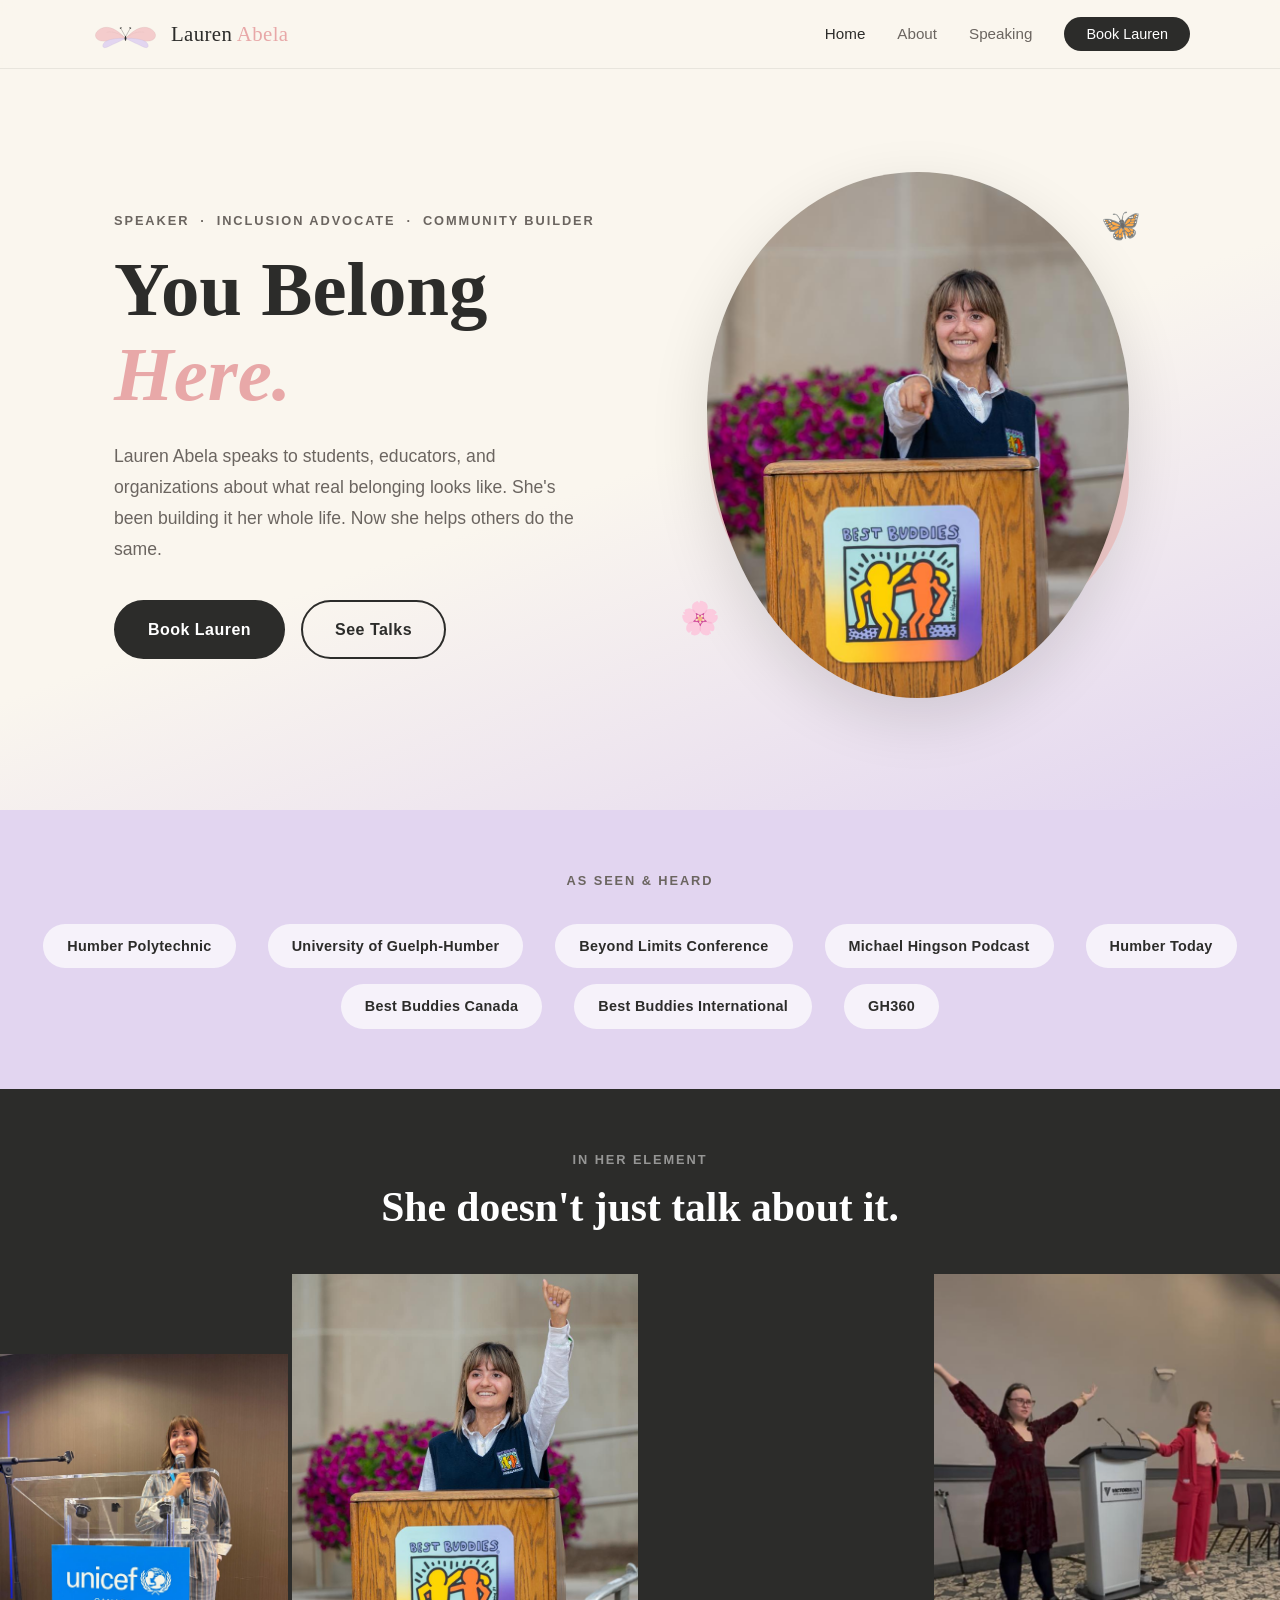
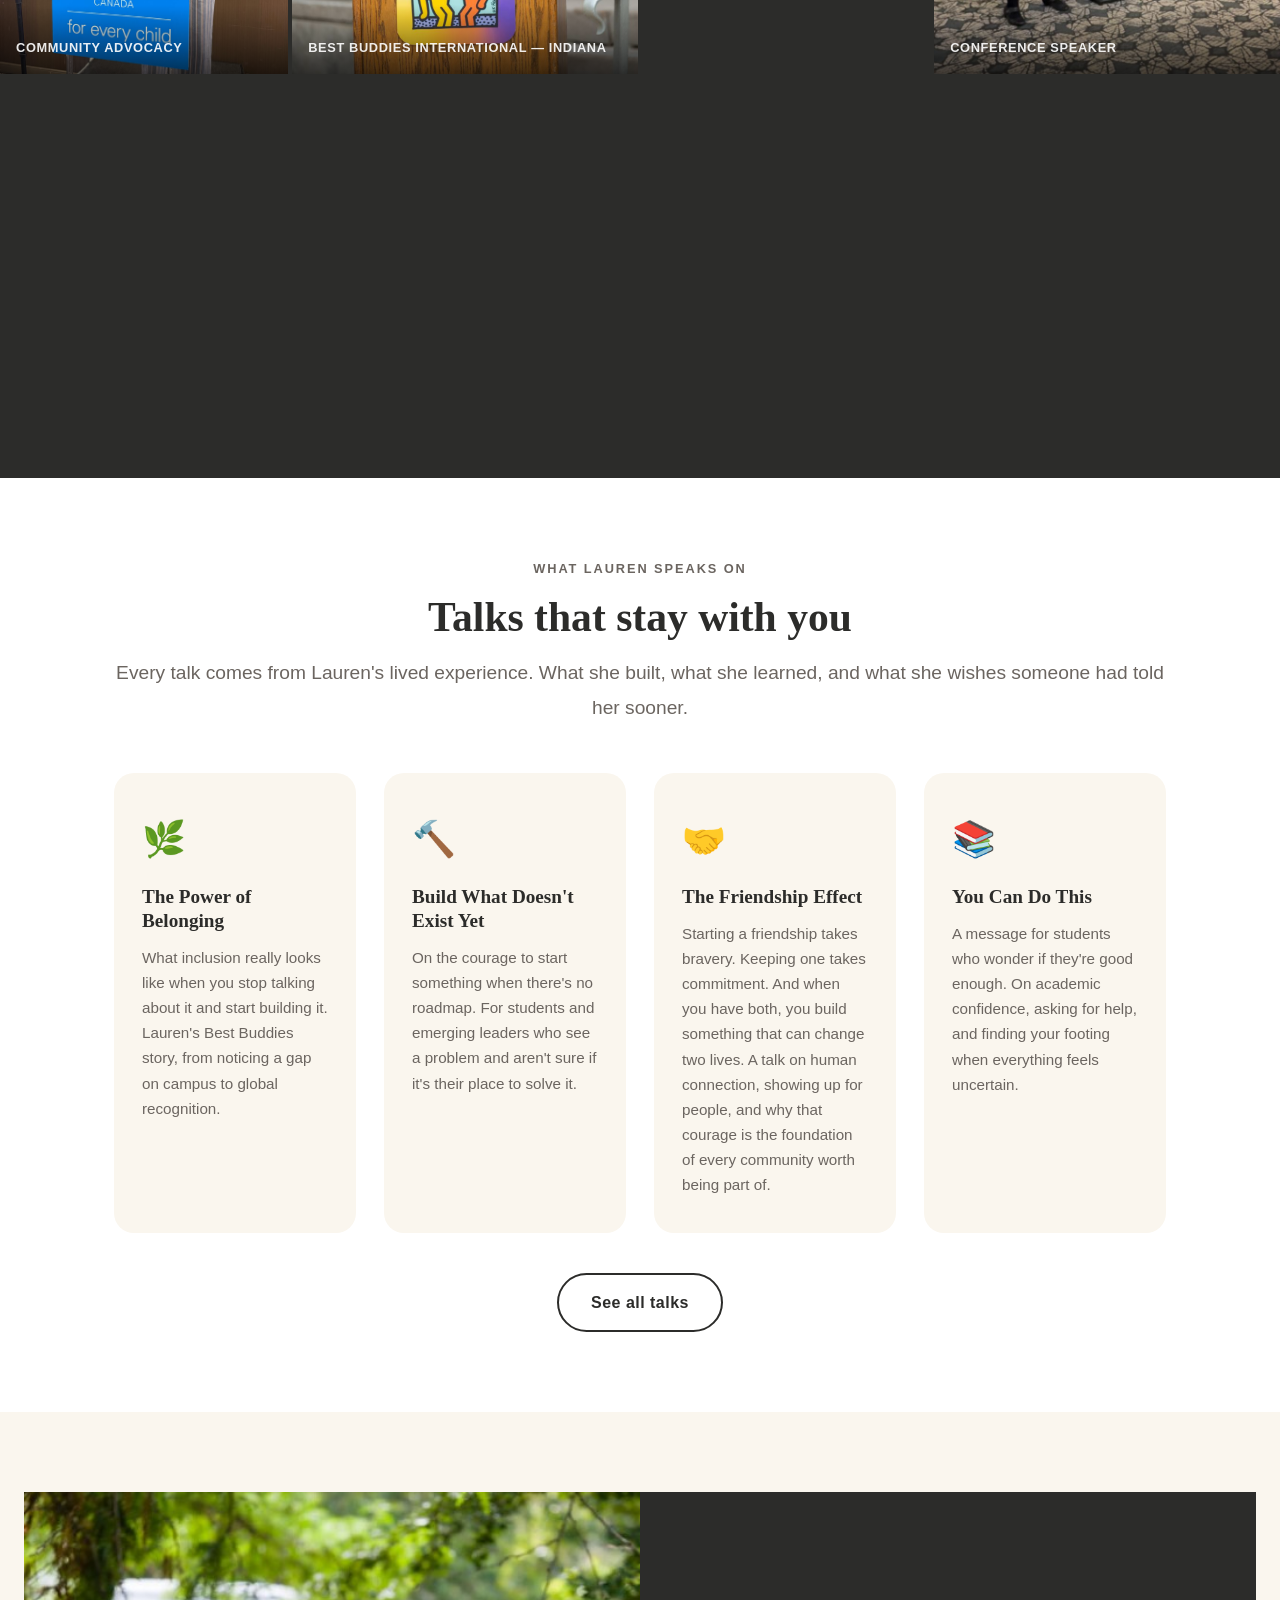
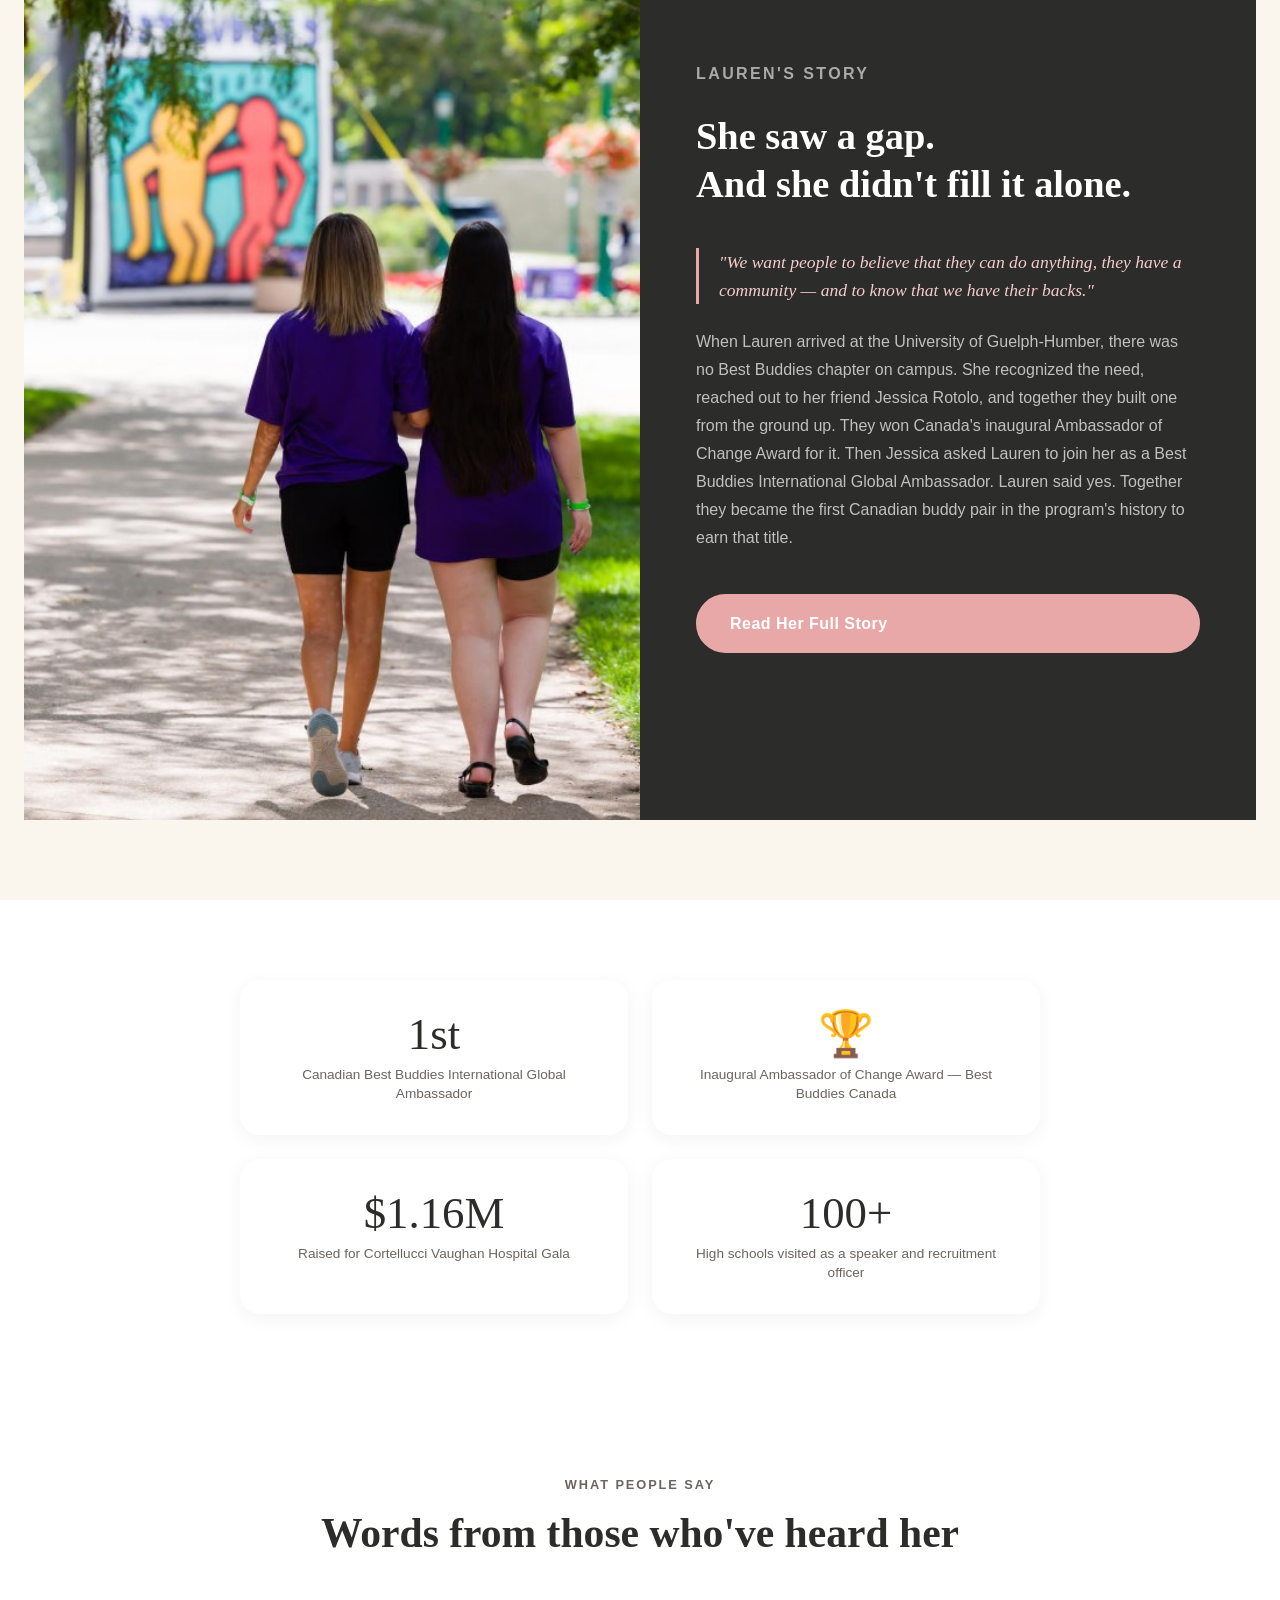
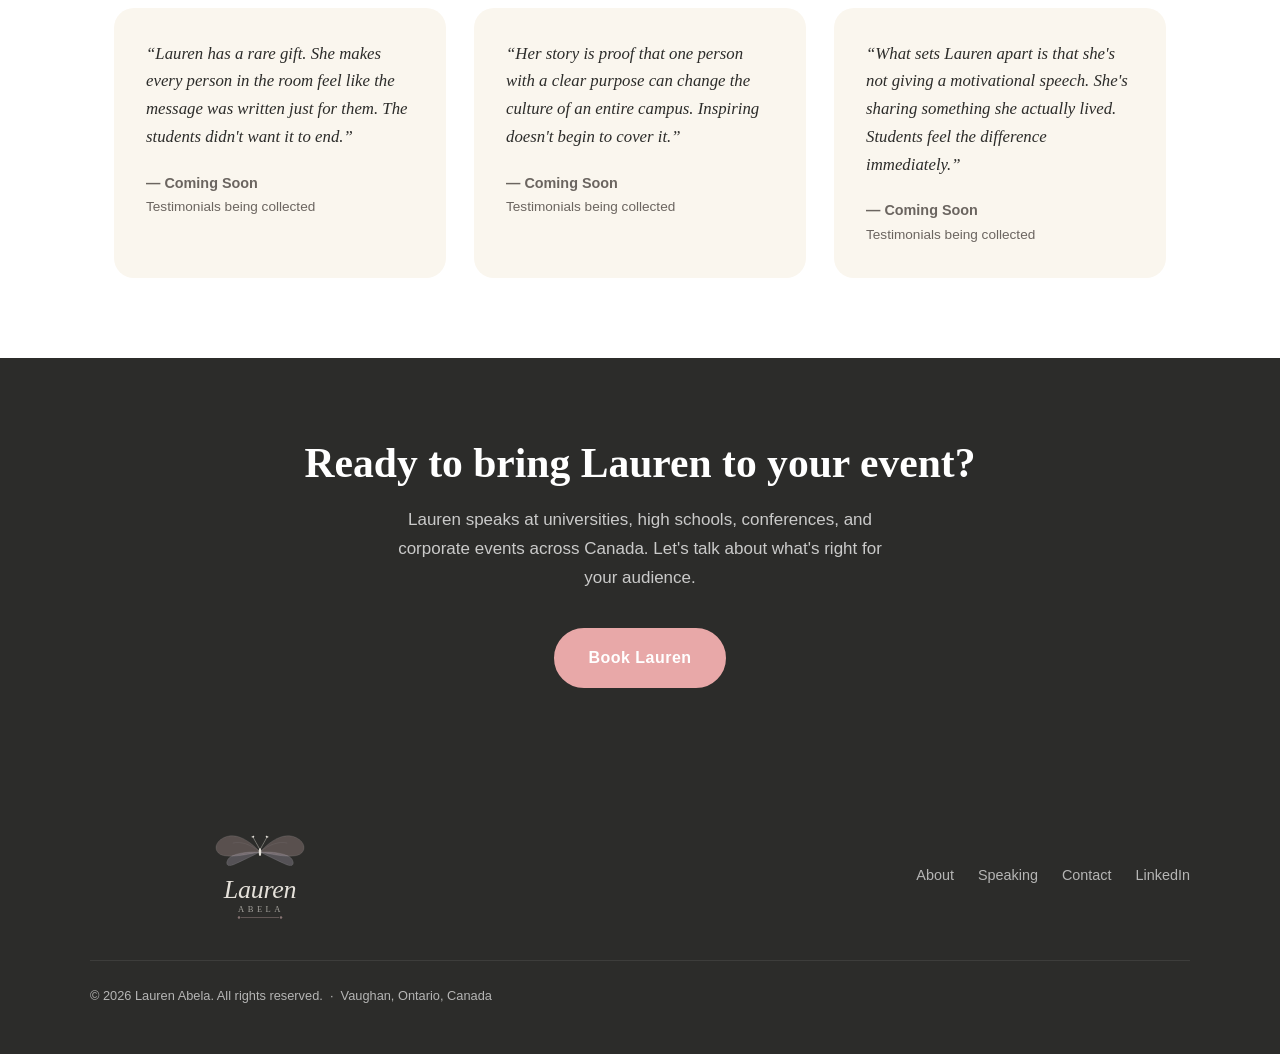
<file: index.html>
<!DOCTYPE html>
<html lang="en">
<head>
  <meta charset="UTF-8" />
  <meta name="viewport" content="width=device-width, initial-scale=1.0" />
  <title>Lauren Abela — Speaker, Inclusion Advocate, Community Builder</title>
  <meta name="description" content="Lauren Abela is a speaker and inclusion advocate helping students, educators, and organizations discover the power of belonging. Book Lauren for your next event." />
  <meta property="og:title" content="Lauren Abela — You Belong Here" />
  <meta property="og:description" content="Speaker, inclusion advocate, and community builder. First Canadian Best Buddies International Global Ambassador." />
  <meta property="og:image" content="https://laurenabela.com/images/lauren-hero.jpg" />
  <meta property="og:url" content="https://laurenabela.com" />
  <meta property="og:type" content="website" />
  <link rel="stylesheet" href="css/style.css" />
  <link rel="icon" href="data:image/svg+xml,<svg xmlns='http://www.w3.org/2000/svg' viewBox='0 0 100 100'><text y='.9em' font-size='90'>🦋</text></svg>" />
  <link rel="icon" type="image/svg+xml" href="favicon.svg" />
  <link rel="apple-touch-icon" href="favicon.svg" />
</head>
<body>

  <!-- Navigation -->
  <nav class="site-nav">
    <div class="nav-inner">
      <a href="index.html" class="nav-logo">
        <img src="images/lauren-abela-butterfly.svg" alt="" class="nav-butterfly" />Lauren <span>Abela</span>
      </a>
      <button class="nav-toggle" onclick="document.querySelector('.nav-links').classList.toggle('open')" aria-label="Menu">
        <span></span><span></span><span></span>
      </button>
      <ul class="nav-links">
        <li><a href="index.html" class="active">Home</a></li>
        <li><a href="about.html">About</a></li>
        <li><a href="speaking.html">Speaking</a></li>
        <li class="nav-cta"><a href="contact.html">Book Lauren</a></li>
      </ul>
    </div>
  </nav>

  <!-- Hero -->
  <section class="hero">
    <div class="hero-inner">
      <div class="hero-text fade-up">
        <p class="section-label">Speaker &nbsp;·&nbsp; Inclusion Advocate &nbsp;·&nbsp; Community Builder</p>
        <h1 class="hero-tagline">You Belong<br><em>Here.</em></h1>
        <p class="hero-bio">
          Lauren Abela speaks to students, educators, and organizations about what real belonging looks like. She's been building it her whole life. Now she helps others do the same.
        </p>
        <div class="hero-actions">
          <a href="contact.html" class="btn btn-primary">Book Lauren</a>
          <a href="speaking.html" class="btn btn-outline">See Talks</a>
        </div>
      </div>
      <div class="hero-photo-wrap fade-up delay-2">
        <div class="hero-photo-bg"></div>
        <img src="images/lauren-hero.jpg" alt="Lauren Abela speaking at Best Buddies International Leadership Conference" class="hero-photo" />
        <span class="hero-motif hero-motif-1">🦋</span>
        <span class="hero-motif hero-motif-2">🌸</span>
      </div>
    </div>
  </section>

  <!-- Social Proof Bar -->
  <div class="social-proof">
    <p class="proof-label">As seen &amp; heard</p>
    <div class="media-logos">
      <span class="media-badge">Humber Polytechnic</span>
      <span class="media-badge">University of Guelph-Humber</span>
      <span class="media-badge">Beyond Limits Conference</span>
      <span class="media-badge">Michael Hingson Podcast</span>
      <span class="media-badge">Humber Today</span>
      <span class="media-badge">Best Buddies Canada</span>
      <span class="media-badge">Best Buddies International</span>
      <span class="media-badge">GH360</span>
    </div>
  </div>

  <!-- Speaking Highlights Strip -->
  <section class="speaking-strip">
    <div class="container text-center mb-24">
      <p class="section-label">In Her Element</p>
      <h2>She doesn't just talk about it.</h2>
    </div>
    <div class="strip-grid">
      <div class="strip-item">
        <img src="images/lauren-speaking-unicef.jpg" alt="Lauren Abela at community advocacy event" />
        <div class="strip-caption">Community Advocacy</div>
      </div>
      <div class="strip-item strip-tall">
        <img src="images/lauren-bestbuddies-fist.jpg" alt="Lauren at Best Buddies International Leadership Conference" />
        <div class="strip-caption">Best Buddies International — Indiana</div>
      </div>
      <div class="strip-item">
        <img src="images/lauren-buddy-arms.jpg" alt="Lauren and her buddy at Best Buddies podium" />
        <div class="strip-caption">Global Ambassador, Class of 2023</div>
      </div>
      <div class="strip-item strip-tall">
        <img src="images/lauren-duo-victoria.jpg" alt="Lauren speaking at Victoria Inn event" style="object-position: center 40%;" />
        <div class="strip-caption">Conference Speaker</div>
      </div>
    </div>
    <!-- Row 2 — stage + podcast -->
    <div class="strip-grid" style="margin-top:4px;">
      <div class="strip-item strip-tall" style="grid-column:span 2;">
        <img src="images/lauren-bestbuddies-stage.jpg" alt="Lauren Abela on stage at Best Buddies International conference" style="object-position:center center;" />
        <div class="strip-caption">Best Buddies International Leadership Conference</div>
      </div>
      <div class="strip-item strip-tall" style="grid-column:span 2;">
        <img src="images/lauren-podcast.jpg" alt="Lauren Abela during podcast recording" style="object-position:center 35%;" />
        <div class="strip-caption">Michael Hingson Podcast — Episode 220</div>
      </div>
    </div>
  </section>

  <!-- Speaking Topics -->
  <section class="topics">
    <div class="container text-center">
      <p class="section-label">What Lauren Speaks On</p>
      <h2>Talks that stay with you</h2>
      <p class="lead mt-12">Every talk comes from Lauren's lived experience. What she built, what she learned, and what she wishes someone had told her sooner.</p>
    </div>
    <div class="container">
      <div class="topics-grid">
        <div class="topic-card">
          <span class="topic-icon">🌿</span>
          <h3>The Power of Belonging</h3>
          <p>What inclusion really looks like when you stop talking about it and start building it. Lauren's Best Buddies story, from noticing a gap on campus to global recognition.</p>
        </div>
        <div class="topic-card">
          <span class="topic-icon">🔨</span>
          <h3>Build What Doesn't Exist Yet</h3>
          <p>On the courage to start something when there's no roadmap. For students and emerging leaders who see a problem and aren't sure if it's their place to solve it.</p>
        </div>
        <div class="topic-card">
          <span class="topic-icon">🤝</span>
          <h3>The Friendship Effect</h3>
          <p>Starting a friendship takes bravery. Keeping one takes commitment. And when you have both, you build something that can change two lives. A talk on human connection, showing up for people, and why that courage is the foundation of every community worth being part of.</p>
        </div>
        <div class="topic-card">
          <span class="topic-icon">📚</span>
          <h3>You Can Do This</h3>
          <p>A message for students who wonder if they're good enough. On academic confidence, asking for help, and finding your footing when everything feels uncertain.</p>
        </div>
      </div>
      <div class="text-center mt-40">
        <a href="speaking.html" class="btn btn-outline">See all talks</a>
      </div>
    </div>
  </section>

  <!-- Story Section — full-width photo banner -->
  <section class="story-banner">
    <div class="story-banner-img">
      <img src="images/lauren-walking.jpg" alt="Lauren walking with her buddy toward Best Buddies" />
    </div>
    <div class="story-banner-text">
      <p class="section-label" style="color:rgba(255,255,255,0.6);">Lauren's Story</p>
      <h2>She saw a gap.<br>And she didn't fill it alone.</h2>
      <blockquote class="story-banner-quote">
        "We want people to believe that they can do anything, they have a community — and to know that we have their backs."
      </blockquote>
      <p>When Lauren arrived at the University of Guelph-Humber, there was no Best Buddies chapter on campus. She recognized the need, reached out to her friend Jessica Rotolo, and together they built one from the ground up. They won Canada's inaugural Ambassador of Change Award for it. Then Jessica asked Lauren to join her as a Best Buddies International Global Ambassador. Lauren said yes. Together they became the first Canadian buddy pair in the program's history to earn that title.</p>
      <a href="about.html" class="btn btn-blush mt-24" style="display:inline-block;">Read Her Full Story</a>
    </div>
  </section>

  <!-- Stats -->
  <section style="background-color: var(--white); padding: var(--section-padding);">
    <div class="container">
      <div class="story-stats" style="max-width:800px; margin:0 auto;">
        <div class="stat-box">
          <div class="stat-number">1st</div>
          <div class="stat-label">Canadian Best Buddies International Global Ambassador</div>
        </div>
        <div class="stat-box">
          <div class="stat-number">🏆</div>
          <div class="stat-label">Inaugural Ambassador of Change Award — Best Buddies Canada</div>
        </div>
        <div class="stat-box">
          <div class="stat-number">$1.16M</div>
          <div class="stat-label">Raised for Cortellucci Vaughan Hospital Gala</div>
        </div>
        <div class="stat-box">
          <div class="stat-number">100+</div>
          <div class="stat-label">High schools visited as a speaker and recruitment officer</div>
        </div>
      </div>
    </div>
  </section>

  <!-- Testimonials -->
  <section class="testimonials">
    <div class="container text-center">
      <p class="section-label">What People Say</p>
      <h2>Words from those who've heard her</h2>
    </div>
    <div class="container">
      <div class="testimonials-grid">
        <div class="testimonial-card">
          <p class="testimonial-text">Lauren has a rare gift. She makes every person in the room feel like the message was written just for them. The students didn't want it to end.</p>
          <div class="testimonial-author">— Coming Soon</div>
          <div class="testimonial-role">Testimonials being collected</div>
        </div>
        <div class="testimonial-card">
          <p class="testimonial-text">Her story is proof that one person with a clear purpose can change the culture of an entire campus. Inspiring doesn't begin to cover it.</p>
          <div class="testimonial-author">— Coming Soon</div>
          <div class="testimonial-role">Testimonials being collected</div>
        </div>
        <div class="testimonial-card">
          <p class="testimonial-text">What sets Lauren apart is that she's not giving a motivational speech. She's sharing something she actually lived. Students feel the difference immediately.</p>
          <div class="testimonial-author">— Coming Soon</div>
          <div class="testimonial-role">Testimonials being collected</div>
        </div>
      </div>
    </div>
  </section>

  <!-- Booking CTA -->
  <section class="booking-cta">
    <div class="container text-center">
      <h2>Ready to bring Lauren to your event?</h2>
      <p>Lauren speaks at universities, high schools, conferences, and corporate events across Canada. Let's talk about what's right for your audience.</p>
      <a href="contact.html" class="btn btn-blush">Book Lauren</a>
    </div>
  </section>

  <!-- Footer -->
  <footer class="site-footer">
    <div class="footer-inner">
      <div>
        <img src="images/lauren-abela-mark-light.svg" alt="Lauren Abela" class="footer-mark" />
      </div>
      <ul class="footer-links">
        <li><a href="about.html">About</a></li>
        <li><a href="speaking.html">Speaking</a></li>
        <li><a href="contact.html">Contact</a></li>
        <li><a href="https://www.linkedin.com/in/lauren-abela/" target="_blank" rel="noopener">LinkedIn</a></li>
      </ul>
    </div>
    <div class="footer-inner footer-copy">
      &copy; 2026 Lauren Abela. All rights reserved. &nbsp;·&nbsp; Vaughan, Ontario, Canada
    </div>
  </footer>

</body>
</html>
</file>
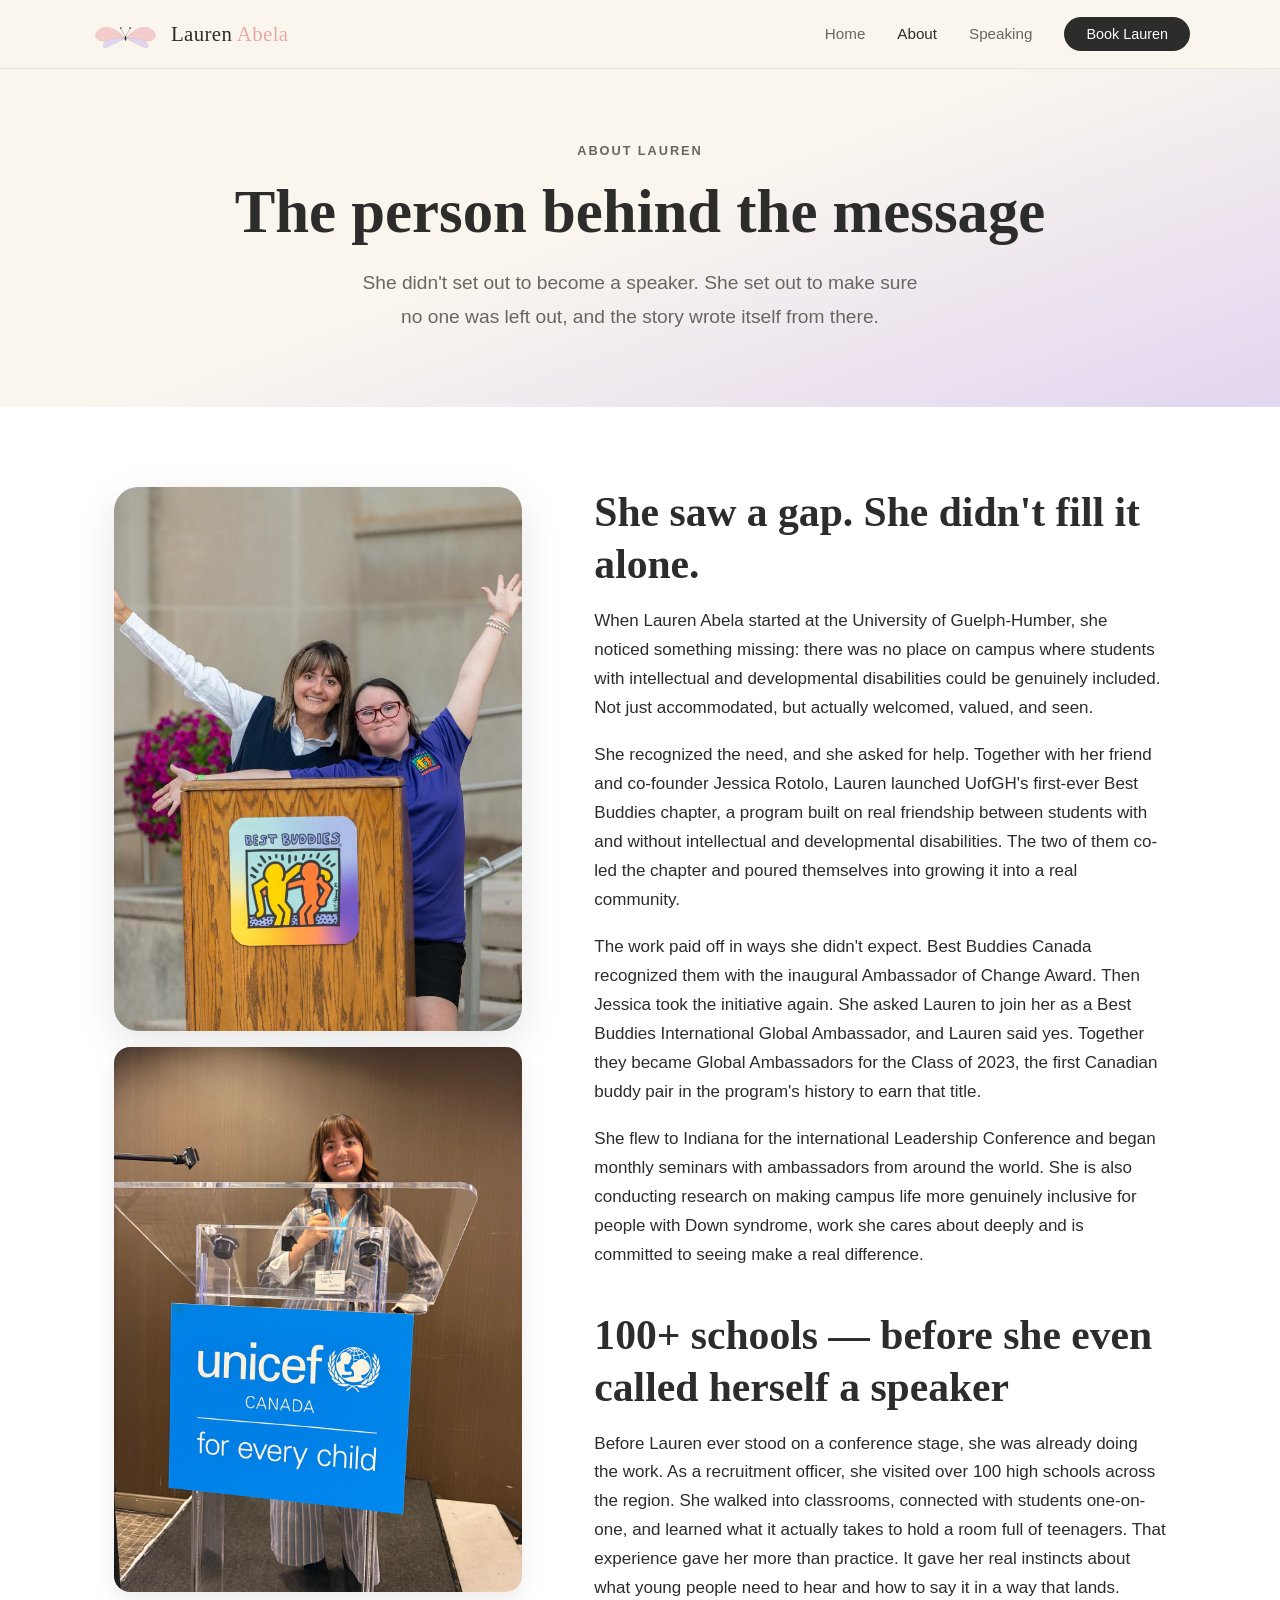
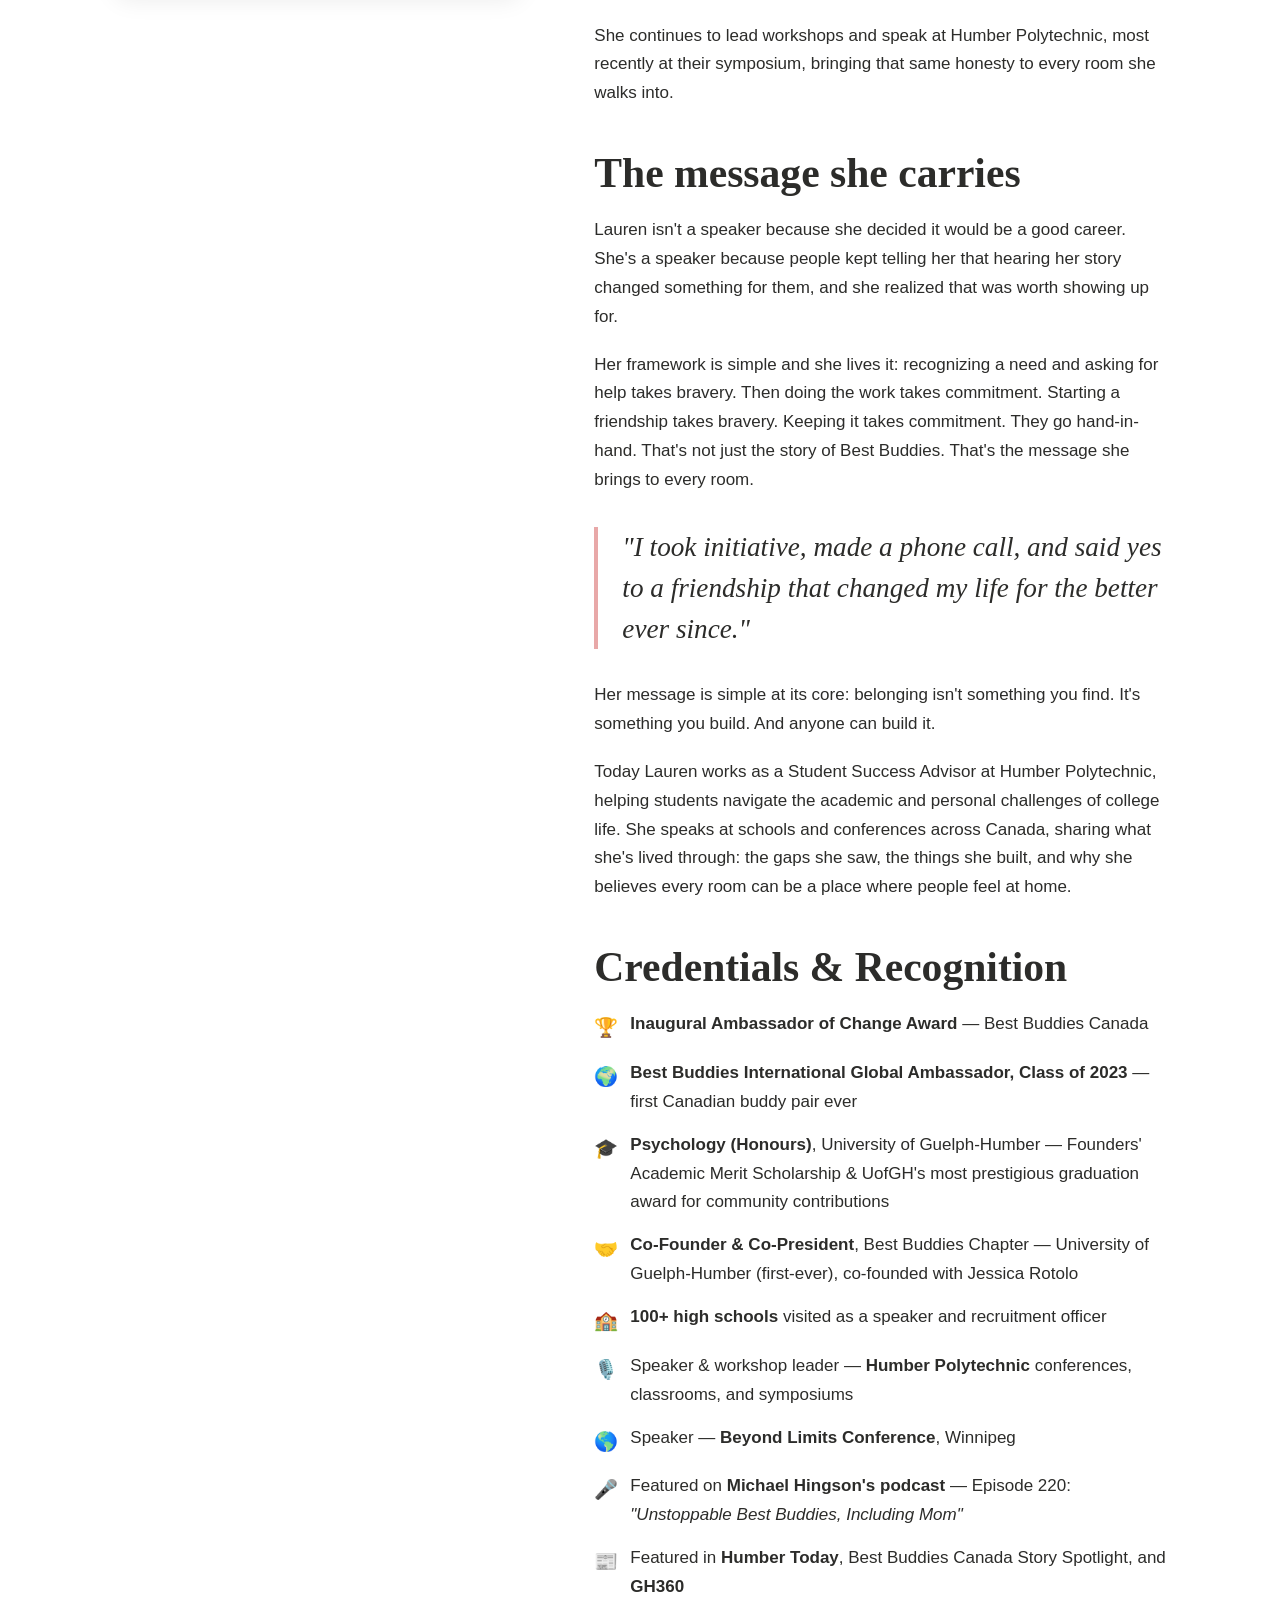
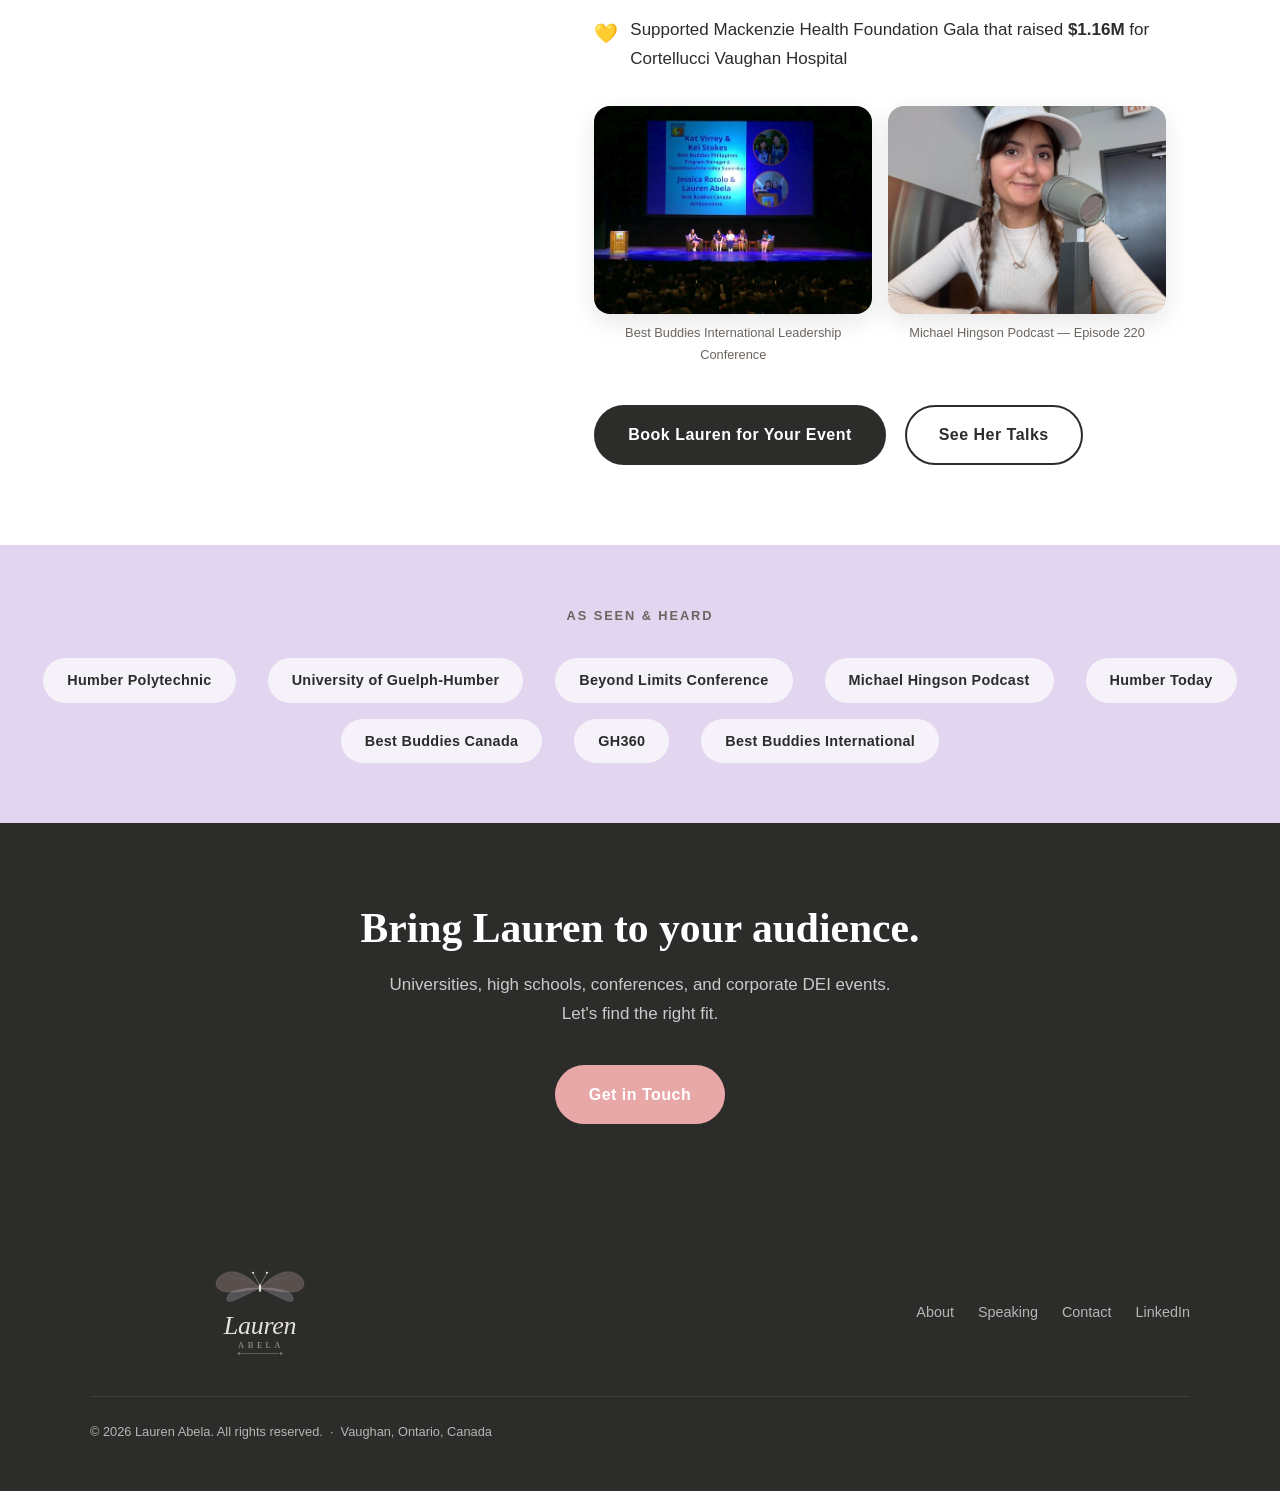
<file: about.html>
<!DOCTYPE html>
<html lang="en">
<head>
  <meta charset="UTF-8" />
  <meta name="viewport" content="width=device-width, initial-scale=1.0" />
  <title>About Lauren Abela — Speaker &amp; Inclusion Advocate</title>
  <meta name="description" content="Learn about Lauren Abela — psychology graduate, Best Buddies International Global Ambassador, and speaker helping people discover the power of belonging." />
  <link rel="stylesheet" href="css/style.css" />
  <link rel="icon" href="data:image/svg+xml,<svg xmlns='http://www.w3.org/2000/svg' viewBox='0 0 100 100'><text y='.9em' font-size='90'>🦋</text></svg>" />
  <link rel="icon" type="image/svg+xml" href="favicon.svg" />
  <link rel="apple-touch-icon" href="favicon.svg" />
</head>
<body>

  <!-- Navigation -->
  <nav class="site-nav">
    <div class="nav-inner">
      <a href="index.html" class="nav-logo">
        <img src="images/lauren-abela-butterfly.svg" alt="" class="nav-butterfly" />Lauren <span>Abela</span>
      </a>
      <button class="nav-toggle" onclick="document.querySelector('.nav-links').classList.toggle('open')" aria-label="Menu">
        <span></span><span></span><span></span>
      </button>
      <ul class="nav-links">
        <li><a href="index.html">Home</a></li>
        <li><a href="about.html" class="active">About</a></li>
        <li><a href="speaking.html">Speaking</a></li>
        <li class="nav-cta"><a href="contact.html">Book Lauren</a></li>
      </ul>
    </div>
  </nav>

  <!-- Page Hero -->
  <div class="page-hero">
    <p class="section-label">About Lauren</p>
    <h1>The person behind the message</h1>
    <p class="lead">She didn't set out to become a speaker. She set out to make sure no one was left out, and the story wrote itself from there.</p>
  </div>

  <!-- About Story -->
  <section class="about-story">
    <div class="container">
      <div class="about-inner">

        <!-- Photo -->
        <div class="about-photo-wrap">
          <img src="images/lauren-buddy-arms.jpg" alt="Lauren Abela and her buddy celebrating at Best Buddies" class="about-photo" />
          <div style="margin-top: 16px;">
            <img src="images/lauren-unicef-smile.jpg" alt="Lauren Abela at community advocacy event" class="about-photo" style="border-radius: 16px; box-shadow: 0 8px 24px rgba(0,0,0,0.08);" />
          </div>
        </div>

        <!-- Content -->
        <div class="about-content">
          <h2>She saw a gap. She didn't fill it alone.</h2>
          <p>
            When Lauren Abela started at the University of Guelph-Humber, she noticed something missing: there was no place on campus where students with intellectual and developmental disabilities could be genuinely included. Not just accommodated, but actually welcomed, valued, and seen.
          </p>
          <p>
            She recognized the need, and she asked for help. Together with her friend and co-founder Jessica Rotolo, Lauren launched UofGH's first-ever Best Buddies chapter, a program built on real friendship between students with and without intellectual and developmental disabilities. The two of them co-led the chapter and poured themselves into growing it into a real community.
          </p>
          <p>
            The work paid off in ways she didn't expect. Best Buddies Canada recognized them with the inaugural Ambassador of Change Award. Then Jessica took the initiative again. She asked Lauren to join her as a Best Buddies International Global Ambassador, and Lauren said yes. Together they became Global Ambassadors for the Class of 2023, the first Canadian buddy pair in the program's history to earn that title.
          </p>
          <p>
            She flew to Indiana for the international Leadership Conference and began monthly seminars with ambassadors from around the world. She is also conducting research on making campus life more genuinely inclusive for people with Down syndrome, work she cares about deeply and is committed to seeing make a real difference.
          </p>

          <h2>100+ schools — before she even called herself a speaker</h2>
          <p>
            Before Lauren ever stood on a conference stage, she was already doing the work. As a recruitment officer, she visited over 100 high schools across the region. She walked into classrooms, connected with students one-on-one, and learned what it actually takes to hold a room full of teenagers. That experience gave her more than practice. It gave her real instincts about what young people need to hear and how to say it in a way that lands.
          </p>
          <p>
            She continues to lead workshops and speak at Humber Polytechnic, most recently at their symposium, bringing that same honesty to every room she walks into.
          </p>

          <h2>The message she carries</h2>
          <p>
            Lauren isn't a speaker because she decided it would be a good career. She's a speaker because people kept telling her that hearing her story changed something for them, and she realized that was worth showing up for.
          </p>
          <p>
            Her framework is simple and she lives it: recognizing a need and asking for help takes bravery. Then doing the work takes commitment. Starting a friendship takes bravery. Keeping it takes commitment. They go hand-in-hand. That's not just the story of Best Buddies. That's the message she brings to every room.
          </p>
          <blockquote class="story-quote">
            "I took initiative, made a phone call, and said yes to a friendship that changed my life for the better ever since."
          </blockquote>
          <p>
            Her message is simple at its core: belonging isn't something you find. It's something you build. And anyone can build it.
          </p>
          <p>
            Today Lauren works as a Student Success Advisor at Humber Polytechnic, helping students navigate the academic and personal challenges of college life. She speaks at schools and conferences across Canada, sharing what she's lived through: the gaps she saw, the things she built, and why she believes every room can be a place where people feel at home.
          </p>

          <h2>Credentials &amp; Recognition</h2>
          <ul class="awards-list">
            <li>
              <span class="award-icon">🏆</span>
              <span><strong>Inaugural Ambassador of Change Award</strong> — Best Buddies Canada</span>
            </li>
            <li>
              <span class="award-icon">🌍</span>
              <span><strong>Best Buddies International Global Ambassador, Class of 2023</strong> — first Canadian buddy pair ever</span>
            </li>
            <li>
              <span class="award-icon">🎓</span>
              <span><strong>Psychology (Honours)</strong>, University of Guelph-Humber — Founders' Academic Merit Scholarship &amp; UofGH's most prestigious graduation award for community contributions</span>
            </li>
            <li>
              <span class="award-icon">🤝</span>
              <span><strong>Co-Founder &amp; Co-President</strong>, Best Buddies Chapter — University of Guelph-Humber (first-ever), co-founded with Jessica Rotolo</span>
            </li>
            <li>
              <span class="award-icon">🏫</span>
              <span><strong>100+ high schools</strong> visited as a speaker and recruitment officer</span>
            </li>
            <li>
              <span class="award-icon">🎙️</span>
              <span>Speaker &amp; workshop leader — <strong>Humber Polytechnic</strong> conferences, classrooms, and symposiums</span>
            </li>
            <li>
              <span class="award-icon">🌎</span>
              <span>Speaker — <strong>Beyond Limits Conference</strong>, Winnipeg</span>
            </li>
            <li>
              <span class="award-icon">🎤</span>
              <span>Featured on <strong>Michael Hingson's podcast</strong> — Episode 220: <em>"Unstoppable Best Buddies, Including Mom"</em></span>
            </li>
            <li>
              <span class="award-icon">📰</span>
              <span>Featured in <strong>Humber Today</strong>, Best Buddies Canada Story Spotlight, and <strong>GH360</strong></span>
            </li>
            <li>
              <span class="award-icon">💛</span>
              <span>Supported Mackenzie Health Foundation Gala that raised <strong>$1.16M</strong> for Cortellucci Vaughan Hospital</span>
            </li>
          </ul>

          <!-- Stage + Podcast photos -->
          <div style="display:grid; grid-template-columns:1fr 1fr; gap:16px; margin-top:32px;">
            <div>
              <img src="images/lauren-bestbuddies-stage.jpg" alt="Lauren Abela on stage at Best Buddies International Leadership Conference" style="width:100%; border-radius:16px; object-fit:cover; aspect-ratio:4/3; box-shadow:0 8px 24px rgba(0,0,0,0.1);" />
              <p style="font-size:0.8rem; color:var(--warm-grey); margin-top:8px; text-align:center;">Best Buddies International Leadership Conference</p>
            </div>
            <div>
              <img src="images/lauren-podcast.jpg" alt="Lauren Abela during podcast recording" style="width:100%; border-radius:16px; object-fit:cover; aspect-ratio:4/3; box-shadow:0 8px 24px rgba(0,0,0,0.1);" />
              <p style="font-size:0.8rem; color:var(--warm-grey); margin-top:8px; text-align:center;">Michael Hingson Podcast — Episode 220</p>
            </div>
          </div>

          <div class="mt-40">
            <a href="contact.html" class="btn btn-primary">Book Lauren for Your Event</a>
            &nbsp;&nbsp;
            <a href="speaking.html" class="btn btn-outline">See Her Talks</a>
          </div>
        </div>

      </div>
    </div>
  </section>

  <!-- Social Proof Bar -->
  <div class="social-proof">
    <p class="proof-label">As seen &amp; heard</p>
    <div class="media-logos">
      <span class="media-badge">Humber Polytechnic</span>
      <span class="media-badge">University of Guelph-Humber</span>
      <span class="media-badge">Beyond Limits Conference</span>
      <span class="media-badge">Michael Hingson Podcast</span>
      <span class="media-badge">Humber Today</span>
      <span class="media-badge">Best Buddies Canada</span>
      <span class="media-badge">GH360</span>
      <span class="media-badge">Best Buddies International</span>
    </div>
  </div>

  <!-- Booking CTA -->
  <section class="booking-cta">
    <div class="container text-center">
      <h2>Bring Lauren to your audience.</h2>
      <p>Universities, high schools, conferences, and corporate DEI events. Let's find the right fit.</p>
      <a href="contact.html" class="btn btn-blush">Get in Touch</a>
    </div>
  </section>

  <!-- Footer -->
  <footer class="site-footer">
    <div class="footer-inner">
      <div>
        <img src="images/lauren-abela-mark-light.svg" alt="Lauren Abela" class="footer-mark" />
      </div>
      <ul class="footer-links">
        <li><a href="about.html">About</a></li>
        <li><a href="speaking.html">Speaking</a></li>
        <li><a href="contact.html">Contact</a></li>
        <li><a href="https://www.linkedin.com/in/lauren-abela/" target="_blank" rel="noopener">LinkedIn</a></li>
      </ul>
    </div>
    <div class="footer-inner footer-copy">
      &copy; 2026 Lauren Abela. All rights reserved. &nbsp;·&nbsp; Vaughan, Ontario, Canada
    </div>
  </footer>

</body>
</html>
</file>
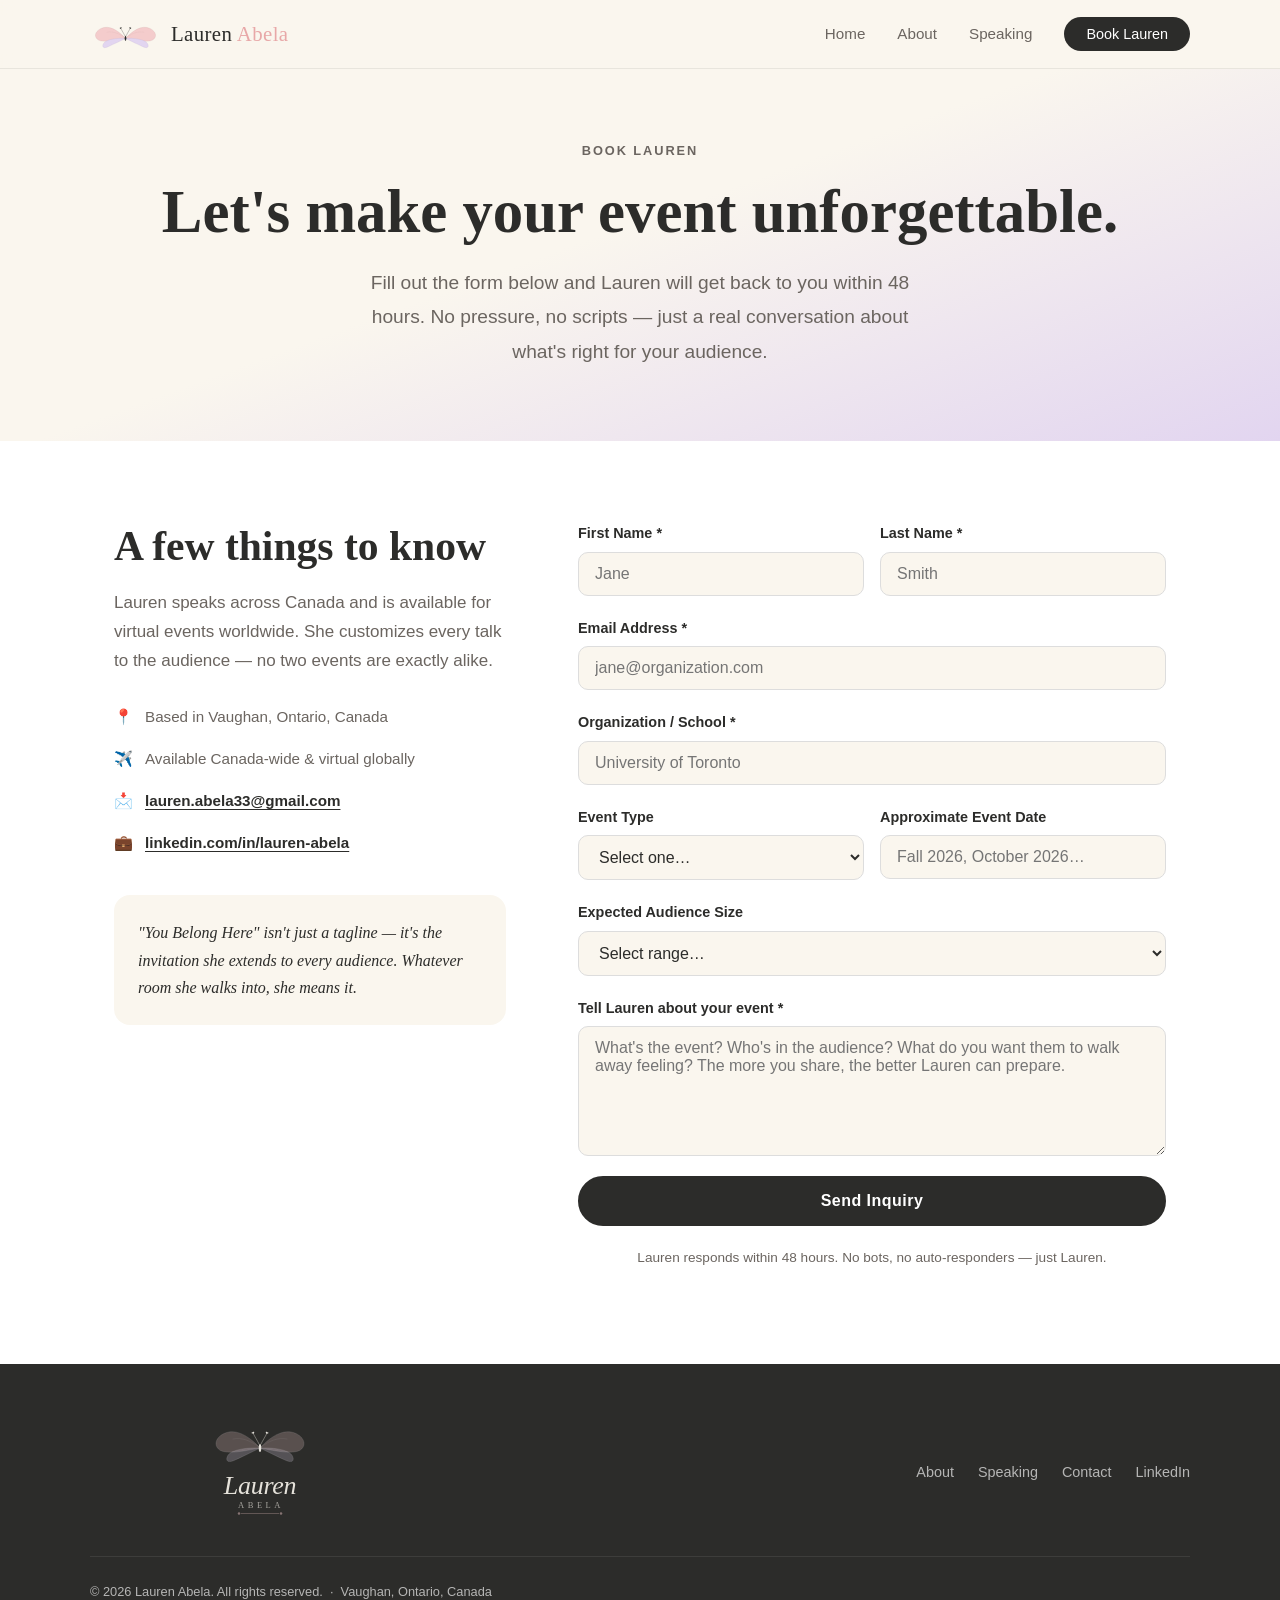
<file: contact.html>
<!DOCTYPE html>
<html lang="en">
<head>
  <meta charset="UTF-8" />
  <meta name="viewport" content="width=device-width, initial-scale=1.0" />
  <title>Book Lauren Abela — Speaker Inquiry</title>
  <meta name="description" content="Book Lauren Abela for your next event. She speaks at universities, high schools, conferences, and corporate events across Canada." />
  <link rel="stylesheet" href="css/style.css" />
  <link rel="icon" href="data:image/svg+xml,<svg xmlns='http://www.w3.org/2000/svg' viewBox='0 0 100 100'><text y='.9em' font-size='90'>🦋</text></svg>" />
  <link rel="icon" type="image/svg+xml" href="favicon.svg" />
  <link rel="apple-touch-icon" href="favicon.svg" />
</head>
<body>

  <!-- Navigation -->
  <nav class="site-nav">
    <div class="nav-inner">
      <a href="index.html" class="nav-logo">
        <img src="images/lauren-abela-butterfly.svg" alt="" class="nav-butterfly" />Lauren <span>Abela</span>
      </a>
      <button class="nav-toggle" onclick="document.querySelector('.nav-links').classList.toggle('open')" aria-label="Menu">
        <span></span><span></span><span></span>
      </button>
      <ul class="nav-links">
        <li><a href="index.html">Home</a></li>
        <li><a href="about.html">About</a></li>
        <li><a href="speaking.html">Speaking</a></li>
        <li class="nav-cta"><a href="contact.html" class="active">Book Lauren</a></li>
      </ul>
    </div>
  </nav>

  <!-- Page Hero -->
  <div class="page-hero">
    <p class="section-label">Book Lauren</p>
    <h1>Let's make your event unforgettable.</h1>
    <p class="lead">Fill out the form below and Lauren will get back to you within 48 hours. No pressure, no scripts — just a real conversation about what's right for your audience.</p>
  </div>

  <!-- Contact Section -->
  <section class="contact-section">
    <div class="container">
      <div class="contact-inner">

        <!-- Info Panel -->
        <div class="contact-info">
          <h2>A few things to know</h2>
          <p>Lauren speaks across Canada and is available for virtual events worldwide. She customizes every talk to the audience — no two events are exactly alike.</p>

          <div class="contact-detail">
            <span>📍</span>
            <span>Based in Vaughan, Ontario, Canada</span>
          </div>
          <div class="contact-detail">
            <span>✈️</span>
            <span>Available Canada-wide &amp; virtual globally</span>
          </div>
          <div class="contact-detail">
            <span>📩</span>
            <a href="mailto:lauren.abela33@gmail.com">lauren.abela33@gmail.com</a>
          </div>
          <div class="contact-detail">
            <span>💼</span>
            <a href="https://www.linkedin.com/in/lauren-abela/" target="_blank" rel="noopener">linkedin.com/in/lauren-abela</a>
          </div>

          <div style="margin-top: 40px; padding: 24px; background-color: var(--cream); border-radius: 16px;">
            <p style="font-family: Georgia, serif; font-style: italic; font-size: 1rem; color: var(--charcoal); margin: 0;">
              "You Belong Here" isn't just a tagline — it's the invitation she extends to every audience. Whatever room she walks into, she means it.
            </p>
          </div>
        </div>

        <!-- Form -->
        <div>
          <form class="booking-form" action="https://formspree.io/f/mojgvnko" method="POST">
            <input type="hidden" name="_subject" value="New booking inquiry — laurenabela.com" />
            <input type="hidden" name="_replyto" value="lauren.abela33@gmail.com" />
            <input type="text" name="_gotcha" style="display:none !important" tabindex="-1" autocomplete="off" />

            <div class="form-row">
              <div class="form-group">
                <label for="first-name">First Name *</label>
                <input type="text" id="first-name" name="first_name" required placeholder="Jane" />
              </div>
              <div class="form-group">
                <label for="last-name">Last Name *</label>
                <input type="text" id="last-name" name="last_name" required placeholder="Smith" />
              </div>
            </div>

            <div class="form-group">
              <label for="email">Email Address *</label>
              <input type="email" id="email" name="contact_email" required placeholder="jane@organization.com" />
            </div>

            <div class="form-group">
              <label for="organization">Organization / School *</label>
              <input type="text" id="organization" name="organization" required placeholder="University of Toronto" />
            </div>

            <div class="form-row">
              <div class="form-group">
                <label for="event-type">Event Type</label>
                <select id="event-type" name="event_type">
                  <option value="">Select one…</option>
                  <option>University / College Event</option>
                  <option>High School Assembly</option>
                  <option>Student Leadership Conference</option>
                  <option>DEI / Inclusion Event</option>
                  <option>Disability Advocacy Conference</option>
                  <option>Best Buddies Event</option>
                  <option>Graduation / Commencement</option>
                  <option>Corporate Event</option>
                  <option>Virtual Event</option>
                  <option>Other</option>
                </select>
              </div>
              <div class="form-group">
                <label for="event-date">Approximate Event Date</label>
                <input type="text" id="event-date" name="event_date" placeholder="Fall 2026, October 2026…" />
              </div>
            </div>

            <div class="form-group">
              <label for="audience-size">Expected Audience Size</label>
              <select id="audience-size" name="audience_size">
                <option value="">Select range…</option>
                <option>Under 50</option>
                <option>50–150</option>
                <option>150–500</option>
                <option>500+</option>
                <option>Not sure yet</option>
              </select>
            </div>

            <div class="form-group">
              <label for="message">Tell Lauren about your event *</label>
              <textarea id="message" name="message" required placeholder="What's the event? Who's in the audience? What do you want them to walk away feeling? The more you share, the better Lauren can prepare."></textarea>
            </div>

            <button type="submit" class="btn btn-primary" style="width:100%; text-align:center;">Send Inquiry</button>
            <p class="form-note">Lauren responds within 48 hours. No bots, no auto-responders — just Lauren.</p>
            <p class="form-note form-error" style="display:none; color:#B3261E;">Hmm — your message didn't go through. Please try again, or email Lauren directly at <a href="mailto:lauren.abela33@gmail.com">lauren.abela33@gmail.com</a>.</p>
          </form>

          <!-- Shown in place of the form after a successful submission -->
          <div class="form-success" style="display:none; background: linear-gradient(135deg, var(--blush) 0%, var(--lavender) 100%); border-radius: 20px; padding: 48px 36px; text-align: center;">
            <div style="font-size: 2.4rem; margin-bottom: 12px;">🦋</div>
            <h3 style="margin-bottom: 12px;">Thank you — your message is on its way.</h3>
            <p style="margin: 0;">Lauren reads every inquiry herself, and she'll get back to you within 48 hours. In the meantime, you can find her on <a href="https://www.linkedin.com/in/lauren-abela/" target="_blank" rel="noopener" style="color: var(--charcoal); font-weight: 600;">LinkedIn</a>.</p>
          </div>
        </div>

      </div>
    </div>
  </section>

  <!-- Footer -->
  <footer class="site-footer">
    <div class="footer-inner">
      <div>
        <img src="images/lauren-abela-mark-light.svg" alt="Lauren Abela" class="footer-mark" />
      </div>
      <ul class="footer-links">
        <li><a href="about.html">About</a></li>
        <li><a href="speaking.html">Speaking</a></li>
        <li><a href="contact.html">Contact</a></li>
        <li><a href="https://www.linkedin.com/in/lauren-abela/" target="_blank" rel="noopener">LinkedIn</a></li>
      </ul>
    </div>
    <div class="footer-inner footer-copy">
      &copy; 2026 Lauren Abela. All rights reserved. &nbsp;·&nbsp; Vaughan, Ontario, Canada
    </div>
  </footer>

  <script>
    (function () {
      var form = document.querySelector('.booking-form');
      if (!form || !window.fetch) return;
      var button = form.querySelector('button[type="submit"]');
      var errorNote = form.querySelector('.form-error');
      var success = document.querySelector('.form-success');
      form.addEventListener('submit', function (e) {
        e.preventDefault();
        errorNote.style.display = 'none';
        button.disabled = true;
        button.textContent = 'Sending…';
        fetch(form.action, {
          method: 'POST',
          body: new FormData(form),
          headers: { 'Accept': 'application/json' }
        }).then(function (response) {
          if (!response.ok) throw new Error('submit failed');
          form.style.display = 'none';
          success.style.display = 'block';
          success.scrollIntoView({ behavior: 'smooth', block: 'center' });
        }).catch(function () {
          errorNote.style.display = 'block';
          button.disabled = false;
          button.textContent = 'Send Inquiry';
        });
      });
    })();
  </script>

</body>
</html>
</file>
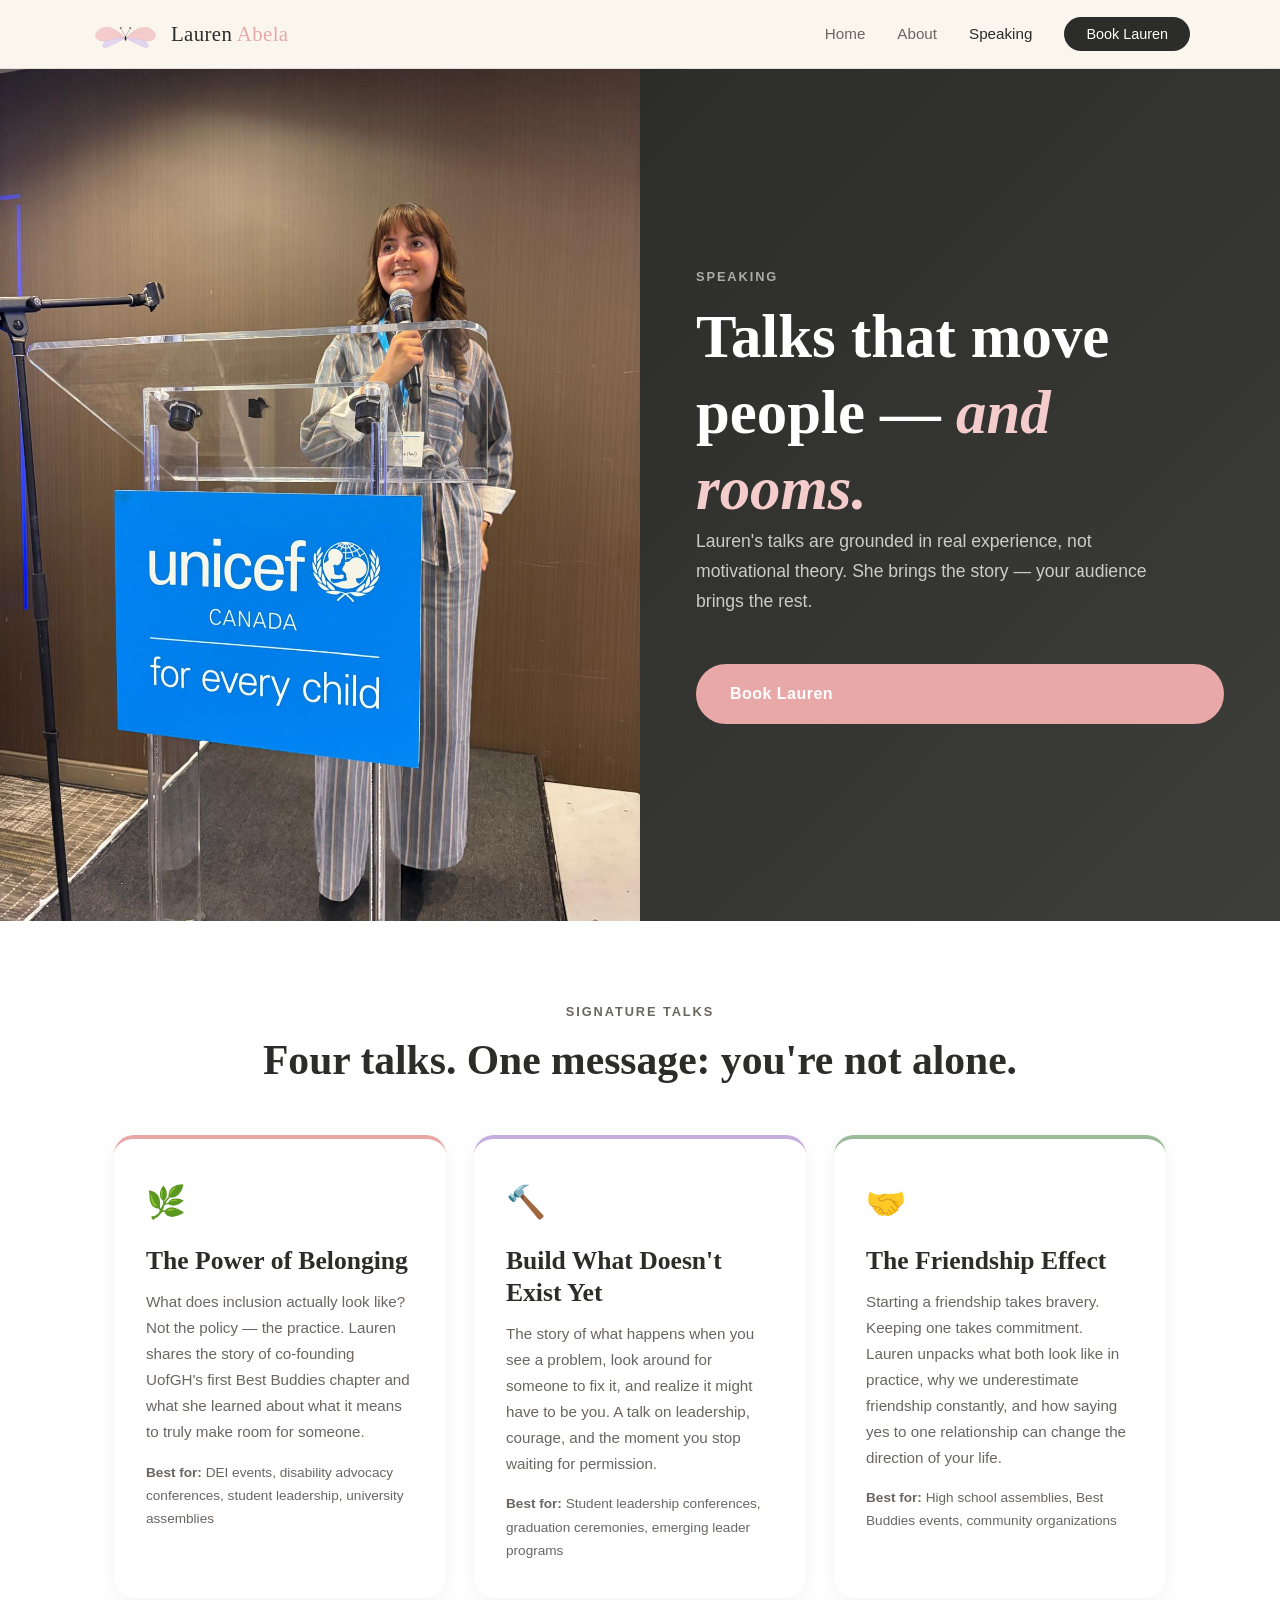
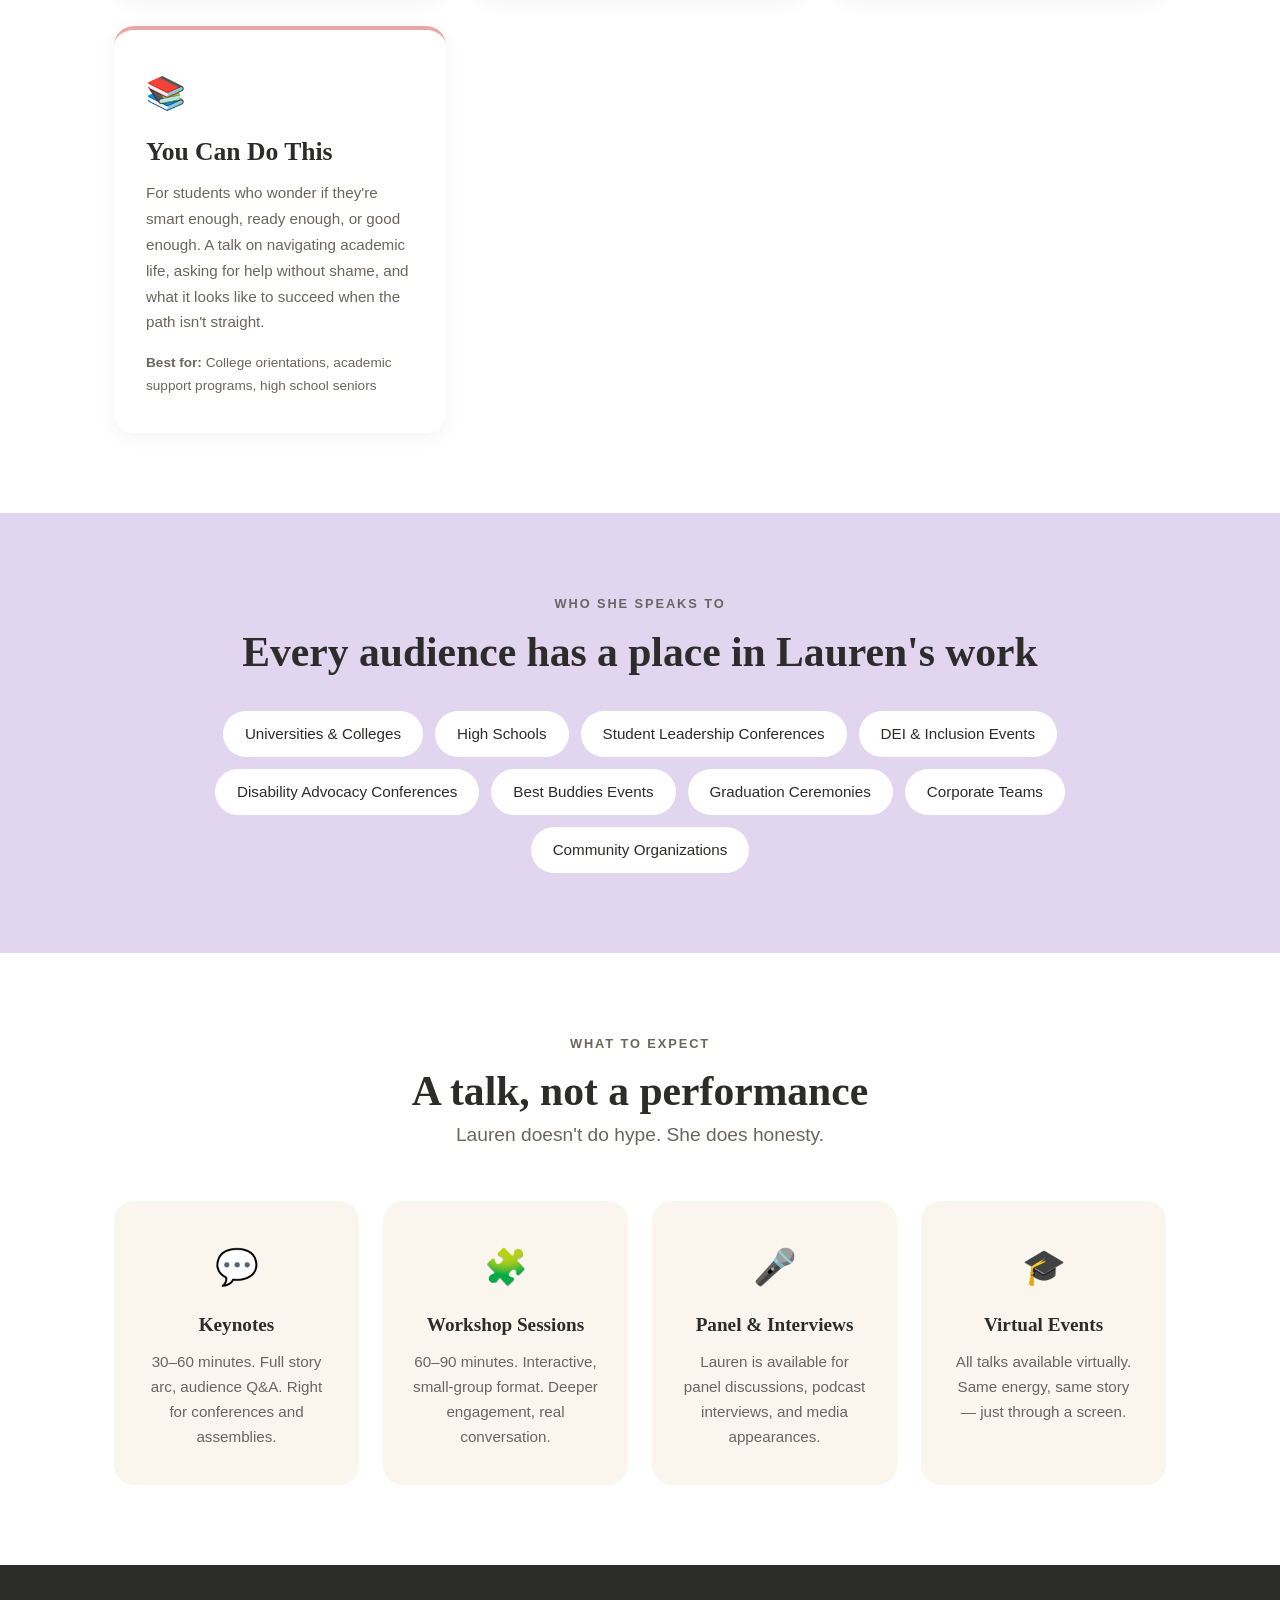
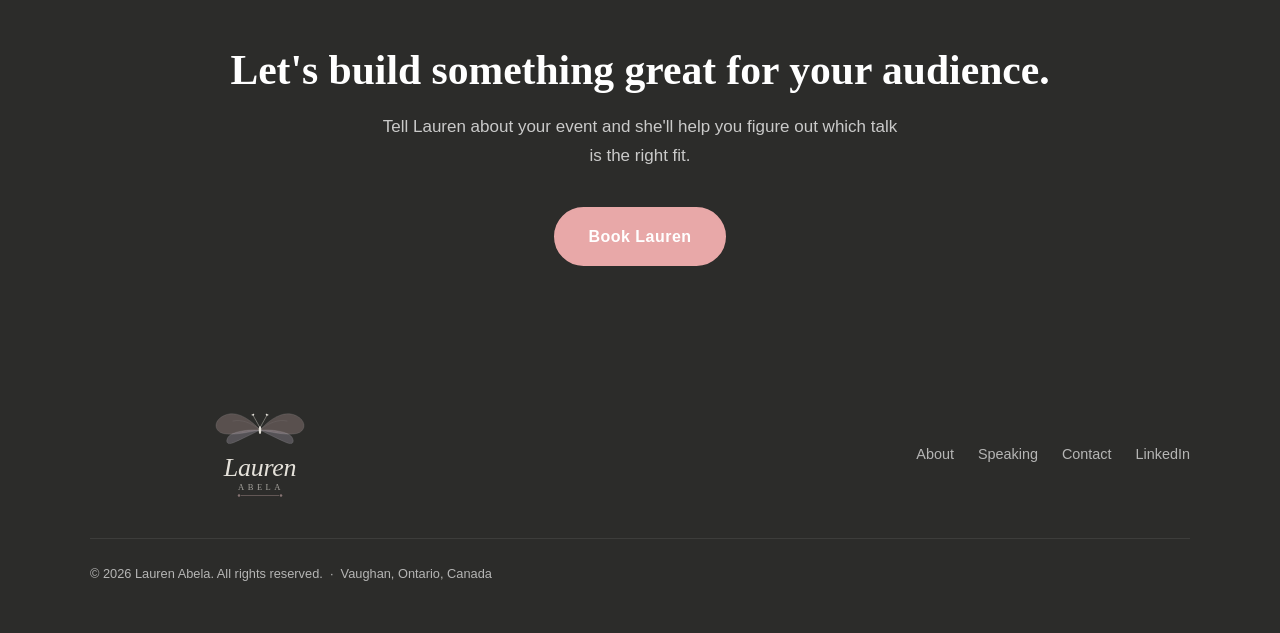
<file: speaking.html>
<!DOCTYPE html>
<html lang="en">
<head>
  <meta charset="UTF-8" />
  <meta name="viewport" content="width=device-width, initial-scale=1.0" />
  <title>Speaking — Lauren Abela</title>
  <meta name="description" content="Lauren Abela speaks on belonging, inclusion, student success, and the power of community. Book her for your university, high school, conference, or corporate event." />
  <link rel="stylesheet" href="css/style.css" />
  <link rel="icon" href="data:image/svg+xml,<svg xmlns='http://www.w3.org/2000/svg' viewBox='0 0 100 100'><text y='.9em' font-size='90'>🦋</text></svg>" />
  <link rel="icon" type="image/svg+xml" href="favicon.svg" />
  <link rel="apple-touch-icon" href="favicon.svg" />
</head>
<body>

  <!-- Navigation -->
  <nav class="site-nav">
    <div class="nav-inner">
      <a href="index.html" class="nav-logo">
        <img src="images/lauren-abela-butterfly.svg" alt="" class="nav-butterfly" />Lauren <span>Abela</span>
      </a>
      <button class="nav-toggle" onclick="document.querySelector('.nav-links').classList.toggle('open')" aria-label="Menu">
        <span></span><span></span><span></span>
      </button>
      <ul class="nav-links">
        <li><a href="index.html">Home</a></li>
        <li><a href="about.html">About</a></li>
        <li><a href="speaking.html" class="active">Speaking</a></li>
        <li class="nav-cta"><a href="contact.html">Book Lauren</a></li>
      </ul>
    </div>
  </nav>

  <!-- Page Hero with photo -->
  <div class="speaking-page-hero">
    <div class="speaking-page-hero-img">
      <img src="images/lauren-speaking-unicef.jpg" alt="Lauren Abela at community advocacy event" />
    </div>
    <div class="speaking-page-hero-text">
      <p class="section-label" style="color:rgba(255,255,255,0.6);">Speaking</p>
      <h1 style="color:#fff;">Talks that move people — <em style="color:#F4CCCC;">and rooms.</em></h1>
      <p style="color:rgba(255,255,255,0.75); font-size:1.1rem; line-height:1.7; max-width:480px;">Lauren's talks are grounded in real experience, not motivational theory. She brings the story — your audience brings the rest.</p>
      <a href="contact.html" class="btn btn-blush" style="margin-top:28px; display:inline-block;">Book Lauren</a>
    </div>
  </div>

  <!-- Talks -->
  <section style="background-color: var(--white); padding: var(--section-padding);">
    <div class="container text-center">
      <p class="section-label">Signature Talks</p>
      <h2>Four talks. One message: you're not alone.</h2>
    </div>
    <div class="container">
      <div class="talks-grid">

        <div class="talk-card">
          <div class="talk-icon">🌿</div>
          <h3>The Power of Belonging</h3>
          <p>
            What does inclusion actually look like? Not the policy — the practice. Lauren shares the story of co-founding UofGH's first Best Buddies chapter and what she learned about what it means to truly make room for someone.
          </p>
          <p style="margin-top:16px; font-size:0.85rem; color:var(--warm-grey);">
            <strong>Best for:</strong> DEI events, disability advocacy conferences, student leadership, university assemblies
          </p>
        </div>

        <div class="talk-card">
          <div class="talk-icon">🔨</div>
          <h3>Build What Doesn't Exist Yet</h3>
          <p>
            The story of what happens when you see a problem, look around for someone to fix it, and realize it might have to be you. A talk on leadership, courage, and the moment you stop waiting for permission.
          </p>
          <p style="margin-top:16px; font-size:0.85rem; color:var(--warm-grey);">
            <strong>Best for:</strong> Student leadership conferences, graduation ceremonies, emerging leader programs
          </p>
        </div>

        <div class="talk-card">
          <div class="talk-icon">🤝</div>
          <h3>The Friendship Effect</h3>
          <p>
            Starting a friendship takes bravery. Keeping one takes commitment. Lauren unpacks what both look like in practice, why we underestimate friendship constantly, and how saying yes to one relationship can change the direction of your life.
          </p>
          <p style="margin-top:16px; font-size:0.85rem; color:var(--warm-grey);">
            <strong>Best for:</strong> High school assemblies, Best Buddies events, community organizations
          </p>
        </div>

        <div class="talk-card">
          <div class="talk-icon">📚</div>
          <h3>You Can Do This</h3>
          <p>
            For students who wonder if they're smart enough, ready enough, or good enough. A talk on navigating academic life, asking for help without shame, and what it looks like to succeed when the path isn't straight.
          </p>
          <p style="margin-top:16px; font-size:0.85rem; color:var(--warm-grey);">
            <strong>Best for:</strong> College orientations, academic support programs, high school seniors
          </p>
        </div>

      </div>
    </div>
  </section>

  <!-- Audiences -->
  <section class="audiences text-center">
    <div class="container">
      <p class="section-label">Who She Speaks To</p>
      <h2>Every audience has a place in Lauren's work</h2>
      <div class="audience-chips">
        <span class="chip">Universities &amp; Colleges</span>
        <span class="chip">High Schools</span>
        <span class="chip">Student Leadership Conferences</span>
        <span class="chip">DEI &amp; Inclusion Events</span>
        <span class="chip">Disability Advocacy Conferences</span>
        <span class="chip">Best Buddies Events</span>
        <span class="chip">Graduation Ceremonies</span>
        <span class="chip">Corporate Teams</span>
        <span class="chip">Community Organizations</span>
      </div>
    </div>
  </section>

  <!-- What to Expect -->
  <section style="background-color: var(--white); padding: var(--section-padding);">
    <div class="container">
      <div style="max-width: 680px; margin: 0 auto; text-align: center;">
        <p class="section-label">What to Expect</p>
        <h2>A talk, not a performance</h2>
        <p class="lead">Lauren doesn't do hype. She does honesty.</p>
      </div>
      <div style="display: grid; grid-template-columns: repeat(auto-fit, minmax(200px, 1fr)); gap: 24px; margin-top: 48px;">
        <div class="topic-card text-center">
          <span class="topic-icon">💬</span>
          <h3>Keynotes</h3>
          <p>30–60 minutes. Full story arc, audience Q&amp;A. Right for conferences and assemblies.</p>
        </div>
        <div class="topic-card text-center">
          <span class="topic-icon">🧩</span>
          <h3>Workshop Sessions</h3>
          <p>60–90 minutes. Interactive, small-group format. Deeper engagement, real conversation.</p>
        </div>
        <div class="topic-card text-center">
          <span class="topic-icon">🎤</span>
          <h3>Panel &amp; Interviews</h3>
          <p>Lauren is available for panel discussions, podcast interviews, and media appearances.</p>
        </div>
        <div class="topic-card text-center">
          <span class="topic-icon">🎓</span>
          <h3>Virtual Events</h3>
          <p>All talks available virtually. Same energy, same story — just through a screen.</p>
        </div>
      </div>
    </div>
  </section>

  <!-- Booking CTA -->
  <section class="booking-cta">
    <div class="container text-center">
      <h2>Let's build something great for your audience.</h2>
      <p>Tell Lauren about your event and she'll help you figure out which talk is the right fit.</p>
      <a href="contact.html" class="btn btn-blush">Book Lauren</a>
    </div>
  </section>

  <!-- Footer -->
  <footer class="site-footer">
    <div class="footer-inner">
      <div>
        <img src="images/lauren-abela-mark-light.svg" alt="Lauren Abela" class="footer-mark" />
      </div>
      <ul class="footer-links">
        <li><a href="about.html">About</a></li>
        <li><a href="speaking.html">Speaking</a></li>
        <li><a href="contact.html">Contact</a></li>
        <li><a href="https://www.linkedin.com/in/lauren-abela/" target="_blank" rel="noopener">LinkedIn</a></li>
      </ul>
    </div>
    <div class="footer-inner footer-copy">
      &copy; 2026 Lauren Abela. All rights reserved. &nbsp;·&nbsp; Vaughan, Ontario, Canada
    </div>
  </footer>

</body>
</html>
</file>
<file: css/style.css>
/* ============================================
   Lauren Abela — laurenabela.com
   Brand: Warm, pastel, inclusive, joyful
   Palette: Blush pink, soft lavender, warm cream, sage green
   ============================================ */

/* --- Reset & Base --- */
*, *::before, *::after {
  box-sizing: border-box;
  margin: 0;
  padding: 0;
}

:root {
  --cream:      #FAF6EE;
  --blush:      #F4CCCC;
  --blush-dark: #E8A8A8;
  --lavender:   #E2D5F0;
  --lavender-dark: #C4ADDF;
  --sage:       #C5D9C5;
  --sage-dark:  #99BB99;
  --charcoal:   #2C2C2A;
  --warm-grey:  #6B6560;
  --white:      #FFFFFF;

  --font-serif: Georgia, 'Times New Roman', serif;
  --font-sans:  'Helvetica Neue', Arial, sans-serif;

  --max-width: 1100px;
  --section-padding: 80px 24px;
}

html {
  scroll-behavior: smooth;
}

body {
  font-family: var(--font-sans);
  color: var(--charcoal);
  background-color: var(--cream);
  line-height: 1.7;
  font-size: 17px;
}

img {
  max-width: 100%;
  display: block;
}

a {
  color: inherit;
  text-decoration: none;
}

/* --- Typography --- */
h1, h2, h3, h4 {
  font-family: var(--font-serif);
  line-height: 1.25;
  color: var(--charcoal);
}

h1 { font-size: clamp(2.4rem, 5vw, 3.8rem); }
h2 { font-size: clamp(1.8rem, 3.5vw, 2.6rem); }
h3 { font-size: clamp(1.2rem, 2.5vw, 1.6rem); }

p { margin-bottom: 1.1em; }
p:last-child { margin-bottom: 0; }

.lead {
  font-size: 1.2rem;
  color: var(--warm-grey);
  line-height: 1.8;
}

/* --- Layout --- */
.container {
  max-width: var(--max-width);
  margin: 0 auto;
  padding: 0 24px;
}

section {
  padding: var(--section-padding);
}

.text-center { text-align: center; }
.section-label {
  font-family: var(--font-sans);
  font-size: 0.8rem;
  font-weight: 700;
  letter-spacing: 0.15em;
  text-transform: uppercase;
  color: var(--warm-grey);
  margin-bottom: 12px;
}

/* --- Buttons --- */
.btn {
  display: inline-block;
  padding: 14px 32px;
  border-radius: 50px;
  font-weight: 700;
  font-size: 1rem;
  letter-spacing: 0.03em;
  transition: all 0.25s ease;
  cursor: pointer;
  border: 2px solid transparent;
}

.btn-primary {
  background-color: var(--charcoal);
  color: var(--white);
  border-color: var(--charcoal);
}

.btn-primary:hover {
  background-color: var(--warm-grey);
  border-color: var(--warm-grey);
  transform: translateY(-2px);
}

.btn-outline {
  background-color: transparent;
  color: var(--charcoal);
  border-color: var(--charcoal);
}

.btn-outline:hover {
  background-color: var(--charcoal);
  color: var(--white);
  transform: translateY(-2px);
}

.btn-blush {
  background-color: var(--blush-dark);
  color: var(--white);
  border-color: var(--blush-dark);
}

.btn-blush:hover {
  background-color: #d08888;
  border-color: #d08888;
  transform: translateY(-2px);
}

/* --- Navigation --- */
.site-nav {
  position: fixed;
  top: 0;
  left: 0;
  right: 0;
  z-index: 100;
  background-color: rgba(250, 246, 238, 0.95);
  backdrop-filter: blur(8px);
  border-bottom: 1px solid rgba(0,0,0,0.07);
  padding: 0 24px;
}

.nav-inner {
  max-width: var(--max-width);
  margin: 0 auto;
  display: flex;
  align-items: center;
  justify-content: space-between;
  height: 68px;
}

.nav-logo {
  font-family: var(--font-serif);
  font-size: 1.3rem;
  font-weight: normal;
  color: var(--charcoal);
  letter-spacing: 0.02em;
}

.nav-logo span {
  color: var(--blush-dark);
}

.nav-butterfly {
  height: 30px;
  width: auto;
  vertical-align: middle;
  margin-right: 10px;
  display: inline-block;
}

.nav-links {
  display: flex;
  align-items: center;
  gap: 32px;
  list-style: none;
}

.nav-links a {
  font-size: 0.95rem;
  font-weight: 500;
  color: var(--warm-grey);
  transition: color 0.2s;
}

.nav-links a:hover,
.nav-links a.active {
  color: var(--charcoal);
}

.nav-links .nav-cta a {
  background-color: var(--charcoal);
  color: var(--white);
  padding: 9px 22px;
  border-radius: 50px;
  font-size: 0.9rem;
}

.nav-links .nav-cta a:hover {
  background-color: var(--warm-grey);
  color: var(--white);
}

/* Mobile nav */
.nav-toggle {
  display: none;
  flex-direction: column;
  gap: 5px;
  cursor: pointer;
  background: none;
  border: none;
  padding: 4px;
}

.nav-toggle span {
  display: block;
  width: 24px;
  height: 2px;
  background-color: var(--charcoal);
  transition: all 0.3s;
}

@media (max-width: 680px) {
  .nav-toggle { display: flex; }
  .nav-links {
    display: none;
    position: absolute;
    top: 68px;
    left: 0;
    right: 0;
    background-color: var(--cream);
    flex-direction: column;
    padding: 20px 24px 24px;
    gap: 20px;
    border-bottom: 1px solid rgba(0,0,0,0.07);
  }
  .nav-links.open { display: flex; }
}

/* --- Hero Section --- */
.hero {
  padding-top: 140px;
  padding-bottom: 80px;
  background: linear-gradient(160deg, var(--cream) 55%, var(--lavender) 100%);
  min-height: 90vh;
  display: flex;
  align-items: center;
}

.hero-inner {
  display: grid;
  grid-template-columns: 1fr 1fr;
  gap: 60px;
  align-items: center;
  max-width: var(--max-width);
  margin: 0 auto;
  padding: 0 24px;
}

.hero-text .section-label {
  margin-bottom: 16px;
}

.hero-tagline {
  font-family: var(--font-serif);
  font-size: clamp(3rem, 6vw, 5rem);
  line-height: 1.1;
  color: var(--charcoal);
  margin-bottom: 24px;
}

.hero-tagline em {
  font-style: italic;
  color: var(--blush-dark);
}

.hero-bio {
  font-size: 1.1rem;
  color: var(--warm-grey);
  line-height: 1.75;
  margin-bottom: 36px;
  max-width: 480px;
}

.hero-actions {
  display: flex;
  gap: 16px;
  flex-wrap: wrap;
  align-items: center;
}

.hero-photo-wrap {
  position: relative;
  display: flex;
  justify-content: center;
  align-items: center;
}

.hero-photo-bg {
  position: absolute;
  width: 85%;
  height: 85%;
  background-color: var(--blush);
  border-radius: 60% 40% 55% 45% / 50% 60% 40% 50%;
  z-index: 0;
}

.hero-photo {
  position: relative;
  z-index: 1;
  width: 85%;
  border-radius: 50% 50% 50% 50% / 45% 45% 55% 55%;
  object-fit: cover;
  aspect-ratio: 4/5;
  box-shadow: 0 20px 60px rgba(0,0,0,0.12);
}

.hero-motif {
  position: absolute;
  font-size: 2rem;
  z-index: 2;
  opacity: 0.7;
}

.hero-motif-1 { top: 5%; right: 5%; }
.hero-motif-2 { bottom: 10%; left: 2%; }

/* Placeholder when no photo */
.hero-photo-placeholder {
  position: relative;
  z-index: 1;
  width: 85%;
  aspect-ratio: 4/5;
  background: linear-gradient(135deg, var(--blush) 0%, var(--lavender) 100%);
  border-radius: 50% 50% 50% 50% / 45% 45% 55% 55%;
  display: flex;
  flex-direction: column;
  align-items: center;
  justify-content: center;
  box-shadow: 0 20px 60px rgba(0,0,0,0.08);
}

.hero-photo-placeholder .initial {
  font-family: var(--font-serif);
  font-size: 6rem;
  color: rgba(255,255,255,0.8);
  line-height: 1;
}

.hero-photo-placeholder .name-text {
  font-family: var(--font-serif);
  font-size: 1rem;
  color: rgba(255,255,255,0.7);
  margin-top: 8px;
  letter-spacing: 0.1em;
}

@media (max-width: 768px) {
  .hero-inner {
    grid-template-columns: 1fr;
    gap: 40px;
    text-align: center;
  }
  .hero-photo-wrap { order: -1; }
  .hero-bio { margin-left: auto; margin-right: auto; }
  .hero-actions { justify-content: center; }
}

/* --- Topics Section --- */
.topics {
  background-color: var(--white);
}

.topics-grid {
  display: grid;
  grid-template-columns: repeat(auto-fit, minmax(240px, 1fr));
  gap: 28px;
  margin-top: 48px;
}

.topic-card {
  background-color: var(--cream);
  border-radius: 20px;
  padding: 36px 28px;
  transition: transform 0.25s ease, box-shadow 0.25s ease;
}

.topic-card:hover {
  transform: translateY(-6px);
  box-shadow: 0 16px 40px rgba(0,0,0,0.08);
}

.topic-icon {
  font-size: 2.2rem;
  margin-bottom: 16px;
  display: block;
}

.topic-card h3 {
  font-size: 1.2rem;
  margin-bottom: 12px;
  color: var(--charcoal);
}

.topic-card p {
  font-size: 0.95rem;
  color: var(--warm-grey);
  line-height: 1.65;
  margin-bottom: 0;
}

/* --- Story Section --- */
.story {
  background: linear-gradient(160deg, var(--sage) 0%, var(--cream) 60%);
}

.story-inner {
  display: grid;
  grid-template-columns: 1fr 1fr;
  gap: 72px;
  align-items: center;
}

.story-quote {
  font-family: var(--font-serif);
  font-size: clamp(1.3rem, 2.5vw, 1.7rem);
  font-style: italic;
  color: var(--charcoal);
  line-height: 1.5;
  border-left: 4px solid var(--blush-dark);
  padding-left: 24px;
  margin: 32px 0;
}

.story-credentials {
  margin-top: 32px;
  display: flex;
  flex-direction: column;
  gap: 12px;
}

.credential-item {
  display: flex;
  align-items: flex-start;
  gap: 12px;
  font-size: 0.95rem;
}

.credential-dot {
  width: 8px;
  height: 8px;
  background-color: var(--blush-dark);
  border-radius: 50%;
  flex-shrink: 0;
  margin-top: 8px;
}

.story-stats {
  display: grid;
  grid-template-columns: 1fr 1fr;
  gap: 24px;
}

.stat-box {
  background-color: var(--white);
  border-radius: 20px;
  padding: 32px 24px;
  text-align: center;
  box-shadow: 0 4px 20px rgba(0,0,0,0.05);
}

.stat-number {
  font-family: var(--font-serif);
  font-size: 2.8rem;
  color: var(--charcoal);
  line-height: 1;
  margin-bottom: 8px;
}

.stat-label {
  font-size: 0.85rem;
  color: var(--warm-grey);
  line-height: 1.4;
}

@media (max-width: 768px) {
  .story-inner {
    grid-template-columns: 1fr;
    gap: 40px;
  }
  .story-stats {
    grid-template-columns: 1fr 1fr;
  }
}

/* --- Media/Social Proof --- */
.social-proof {
  background-color: var(--lavender);
  text-align: center;
  padding: 60px 24px;
}

.proof-label {
  font-size: 0.8rem;
  font-weight: 700;
  letter-spacing: 0.15em;
  text-transform: uppercase;
  color: var(--warm-grey);
  margin-bottom: 32px;
}

.media-logos {
  display: flex;
  flex-wrap: wrap;
  justify-content: center;
  align-items: center;
  gap: 16px 32px;
}

.media-badge {
  background-color: rgba(255,255,255,0.7);
  border-radius: 50px;
  padding: 10px 24px;
  font-size: 0.9rem;
  font-weight: 600;
  color: var(--charcoal);
  letter-spacing: 0.02em;
}

/* --- Testimonials --- */
.testimonials {
  background-color: var(--white);
}

.testimonials-grid {
  display: grid;
  grid-template-columns: repeat(auto-fit, minmax(280px, 1fr));
  gap: 28px;
  margin-top: 48px;
}

.testimonial-card {
  background-color: var(--cream);
  border-radius: 20px;
  padding: 32px;
}

.testimonial-text {
  font-family: var(--font-serif);
  font-style: italic;
  font-size: 1.05rem;
  line-height: 1.65;
  color: var(--charcoal);
  margin-bottom: 20px;
}

.testimonial-text::before { content: '\201C'; }
.testimonial-text::after  { content: '\201D'; }

.testimonial-author {
  font-size: 0.9rem;
  font-weight: 700;
  color: var(--warm-grey);
}

.testimonial-role {
  font-size: 0.85rem;
  color: var(--warm-grey);
  font-weight: 400;
}

/* --- Booking CTA Banner --- */
.booking-cta {
  background-color: var(--charcoal);
  color: var(--white);
  text-align: center;
  padding: 80px 24px;
}

.booking-cta h2 {
  color: var(--white);
  margin-bottom: 16px;
}

.booking-cta p {
  color: rgba(255,255,255,0.75);
  max-width: 520px;
  margin: 0 auto 36px;
}

.booking-cta .btn-blush {
  background-color: var(--blush-dark);
  border-color: var(--blush-dark);
  color: var(--white);
}

/* --- Page Hero (inner pages) --- */
.page-hero {
  padding: 140px 24px 72px;
  background: linear-gradient(160deg, var(--cream) 50%, var(--lavender) 100%);
  text-align: center;
}

.page-hero h1 {
  margin-bottom: 16px;
}

.page-hero .lead {
  max-width: 560px;
  margin: 0 auto;
}

/* --- About Page --- */
.about-story {
  background-color: var(--white);
}

.about-inner {
  display: grid;
  grid-template-columns: 1fr 1.4fr;
  gap: 72px;
  align-items: start;
}

.about-photo-wrap {
  position: sticky;
  top: 100px;
}

.about-photo {
  width: 100%;
  border-radius: 24px;
  object-fit: cover;
  aspect-ratio: 3/4;
  box-shadow: 0 12px 40px rgba(0,0,0,0.1);
}

.about-photo-placeholder {
  width: 100%;
  aspect-ratio: 3/4;
  background: linear-gradient(135deg, var(--blush) 0%, var(--lavender) 100%);
  border-radius: 24px;
  display: flex;
  flex-direction: column;
  align-items: center;
  justify-content: center;
  box-shadow: 0 12px 40px rgba(0,0,0,0.08);
}

.about-content h2 {
  margin-top: 40px;
  margin-bottom: 16px;
}

.about-content h2:first-child {
  margin-top: 0;
}

.awards-list {
  list-style: none;
  margin-top: 16px;
  display: flex;
  flex-direction: column;
  gap: 14px;
}

.awards-list li {
  display: flex;
  align-items: flex-start;
  gap: 12px;
}

.award-icon {
  font-size: 1.2rem;
  flex-shrink: 0;
  margin-top: 2px;
}

@media (max-width: 768px) {
  .about-inner {
    grid-template-columns: 1fr;
    gap: 40px;
  }
  .about-photo-wrap { position: static; }
}

/* --- Speaking Page --- */
.talks-grid {
  display: grid;
  grid-template-columns: repeat(auto-fit, minmax(300px, 1fr));
  gap: 28px;
  margin-top: 48px;
}

.talk-card {
  background-color: var(--white);
  border-radius: 20px;
  padding: 36px 32px;
  border-top: 4px solid var(--blush-dark);
  box-shadow: 0 4px 20px rgba(0,0,0,0.05);
  transition: transform 0.25s ease;
}

.talk-card:hover {
  transform: translateY(-4px);
}

.talk-card:nth-child(2) { border-top-color: var(--lavender-dark); }
.talk-card:nth-child(3) { border-top-color: var(--sage-dark); }
.talk-card:nth-child(4) { border-top-color: var(--blush-dark); }

.talk-icon {
  font-size: 2rem;
  margin-bottom: 16px;
}

.talk-card h3 {
  margin-bottom: 12px;
}

.talk-card p {
  font-size: 0.95rem;
  color: var(--warm-grey);
  margin-bottom: 0;
}

.audiences {
  background-color: var(--lavender);
}

.audience-chips {
  display: flex;
  flex-wrap: wrap;
  gap: 12px;
  margin-top: 32px;
  justify-content: center;
}

.chip {
  background-color: var(--white);
  border-radius: 50px;
  padding: 10px 22px;
  font-size: 0.95rem;
  color: var(--charcoal);
  font-weight: 500;
}

/* --- Contact / Form Page --- */
.contact-section {
  background-color: var(--white);
}

.contact-inner {
  display: grid;
  grid-template-columns: 1fr 1.5fr;
  gap: 72px;
  align-items: start;
}

.contact-info h2 {
  margin-bottom: 16px;
}

.contact-info p {
  color: var(--warm-grey);
  margin-bottom: 28px;
}

.contact-detail {
  display: flex;
  align-items: center;
  gap: 12px;
  margin-bottom: 16px;
  font-size: 0.95rem;
  color: var(--warm-grey);
}

.contact-detail a {
  color: var(--charcoal);
  font-weight: 600;
  text-decoration: underline;
  text-underline-offset: 3px;
}

/* Form */
.booking-form {
  display: flex;
  flex-direction: column;
  gap: 20px;
}

.form-row {
  display: grid;
  grid-template-columns: 1fr 1fr;
  gap: 16px;
}

.form-group {
  display: flex;
  flex-direction: column;
  gap: 6px;
}

.form-group label {
  font-size: 0.9rem;
  font-weight: 600;
  color: var(--charcoal);
}

.form-group input,
.form-group select,
.form-group textarea {
  padding: 12px 16px;
  border: 1.5px solid #ddd;
  border-radius: 10px;
  font-size: 1rem;
  font-family: var(--font-sans);
  color: var(--charcoal);
  background-color: var(--cream);
  transition: border-color 0.2s;
  outline: none;
}

.form-group input:focus,
.form-group select:focus,
.form-group textarea:focus {
  border-color: var(--blush-dark);
}

.form-group textarea {
  resize: vertical;
  min-height: 130px;
}

.form-note {
  font-size: 0.85rem;
  color: var(--warm-grey);
  text-align: center;
}

@media (max-width: 768px) {
  .contact-inner {
    grid-template-columns: 1fr;
    gap: 40px;
  }
  .form-row {
    grid-template-columns: 1fr;
  }
}

/* --- Footer --- */
.site-footer {
  background-color: var(--charcoal);
  color: rgba(255,255,255,0.65);
  padding: 48px 24px;
}

.footer-inner {
  max-width: var(--max-width);
  margin: 0 auto;
  display: flex;
  justify-content: space-between;
  align-items: center;
  flex-wrap: wrap;
  gap: 20px;
}

.footer-logo {
  font-family: var(--font-serif);
  font-size: 1.2rem;
  color: var(--white);
}

.footer-tagline {
  font-size: 0.85rem;
  margin-top: 4px;
  color: rgba(255,255,255,0.4);
}

.footer-mark {
  height: 120px;
  width: auto;
  display: block;
  opacity: 0.9;
}

.footer-links {
  display: flex;
  gap: 24px;
  list-style: none;
}

.footer-links a {
  font-size: 0.9rem;
  color: rgba(255,255,255,0.65);
  transition: color 0.2s;
}

.footer-links a:hover {
  color: var(--white);
}

.footer-copy {
  font-size: 0.8rem;
  width: 100%;
  text-align: center;
  margin-top: 24px;
  padding-top: 24px;
  border-top: 1px solid rgba(255,255,255,0.08);
}

/* --- Speaking Photo Strip --- */
.speaking-strip {
  background-color: var(--charcoal);
  padding: 60px 0 0;
}

.speaking-strip .container {
  padding-bottom: 0;
}

.speaking-strip h2 {
  color: var(--white);
}

.speaking-strip .section-label {
  color: rgba(255,255,255,0.5);
}

.strip-grid {
  display: grid;
  grid-template-columns: 1fr 1.2fr 1fr 1.2fr;
  gap: 4px;
  margin-top: 40px;
  align-items: end;
}

.strip-item {
  position: relative;
  overflow: hidden;
  height: 320px;
}

.strip-item.strip-tall {
  height: 400px;
}

.strip-item img {
  width: 100%;
  height: 100%;
  object-fit: cover;
  object-position: top center;
  display: block;
  transition: transform 0.5s ease;
}

.strip-item:hover img {
  transform: scale(1.04);
}

.strip-caption {
  position: absolute;
  bottom: 0;
  left: 0;
  right: 0;
  padding: 32px 16px 16px;
  background: linear-gradient(to top, rgba(0,0,0,0.65) 0%, transparent 100%);
  color: rgba(255,255,255,0.9);
  font-size: 0.8rem;
  font-weight: 600;
  letter-spacing: 0.05em;
  text-transform: uppercase;
}

@media (max-width: 768px) {
  .strip-grid {
    grid-template-columns: 1fr 1fr;
  }
  .strip-item, .strip-item.strip-tall { height: 220px; }
}

@media (max-width: 480px) {
  .strip-grid {
    grid-template-columns: 1fr;
  }
  .strip-item, .strip-item.strip-tall { height: 260px; }
}

/* --- Story Banner (full-width photo + text) --- */
.story-banner {
  display: grid;
  grid-template-columns: 1fr 1fr;
  min-height: 560px;
}

.story-banner-img {
  position: relative;
  overflow: hidden;
}

.story-banner-img img {
  width: 100%;
  height: 100%;
  object-fit: cover;
  object-position: center top;
  display: block;
}

.story-banner-text {
  background-color: var(--charcoal);
  color: var(--white);
  padding: 72px 56px;
  display: flex;
  flex-direction: column;
  justify-content: center;
}

.story-banner-text h2 {
  color: var(--white);
  font-size: clamp(1.8rem, 3vw, 2.6rem);
  margin: 12px 0 20px;
}

.story-banner-text p {
  color: rgba(255,255,255,0.7);
  font-size: 1rem;
  line-height: 1.75;
}

.story-banner-quote {
  font-family: var(--font-serif);
  font-style: italic;
  font-size: 1.1rem;
  color: var(--blush);
  border-left: 3px solid var(--blush-dark);
  padding-left: 20px;
  margin: 20px 0 24px;
  line-height: 1.6;
}

@media (max-width: 768px) {
  .story-banner {
    grid-template-columns: 1fr;
  }
  .story-banner-img {
    height: 300px;
  }
  .story-banner-text {
    padding: 40px 24px;
  }
}

/* --- Speaking Page Hero --- */
.speaking-page-hero {
  display: grid;
  grid-template-columns: 1fr 1fr;
  min-height: 540px;
  padding-top: 68px;
}

.speaking-page-hero-img {
  overflow: hidden;
}

.speaking-page-hero-img img {
  width: 100%;
  height: 100%;
  object-fit: cover;
  object-position: center top;
  display: block;
}

.speaking-page-hero-text {
  background: linear-gradient(135deg, var(--charcoal) 0%, #3d3d3a 100%);
  padding: 72px 56px;
  display: flex;
  flex-direction: column;
  justify-content: center;
}

@media (max-width: 768px) {
  .speaking-page-hero {
    grid-template-columns: 1fr;
  }
  .speaking-page-hero-img {
    height: 280px;
  }
  .speaking-page-hero-text {
    padding: 40px 24px;
  }
}

/* --- Utility --- */
.mt-12 { margin-top: 12px; }
.mt-24 { margin-top: 24px; }
.mt-40 { margin-top: 40px; }
.mb-8  { margin-bottom: 8px; }
.mb-24 { margin-bottom: 24px; }

/* --- Fade-in animation --- */
@keyframes fadeUp {
  from { opacity: 0; transform: translateY(24px); }
  to   { opacity: 1; transform: translateY(0); }
}

.fade-up {
  animation: fadeUp 0.7s ease both;
}

.delay-1 { animation-delay: 0.15s; }
.delay-2 { animation-delay: 0.3s; }
.delay-3 { animation-delay: 0.45s; }
</file>
